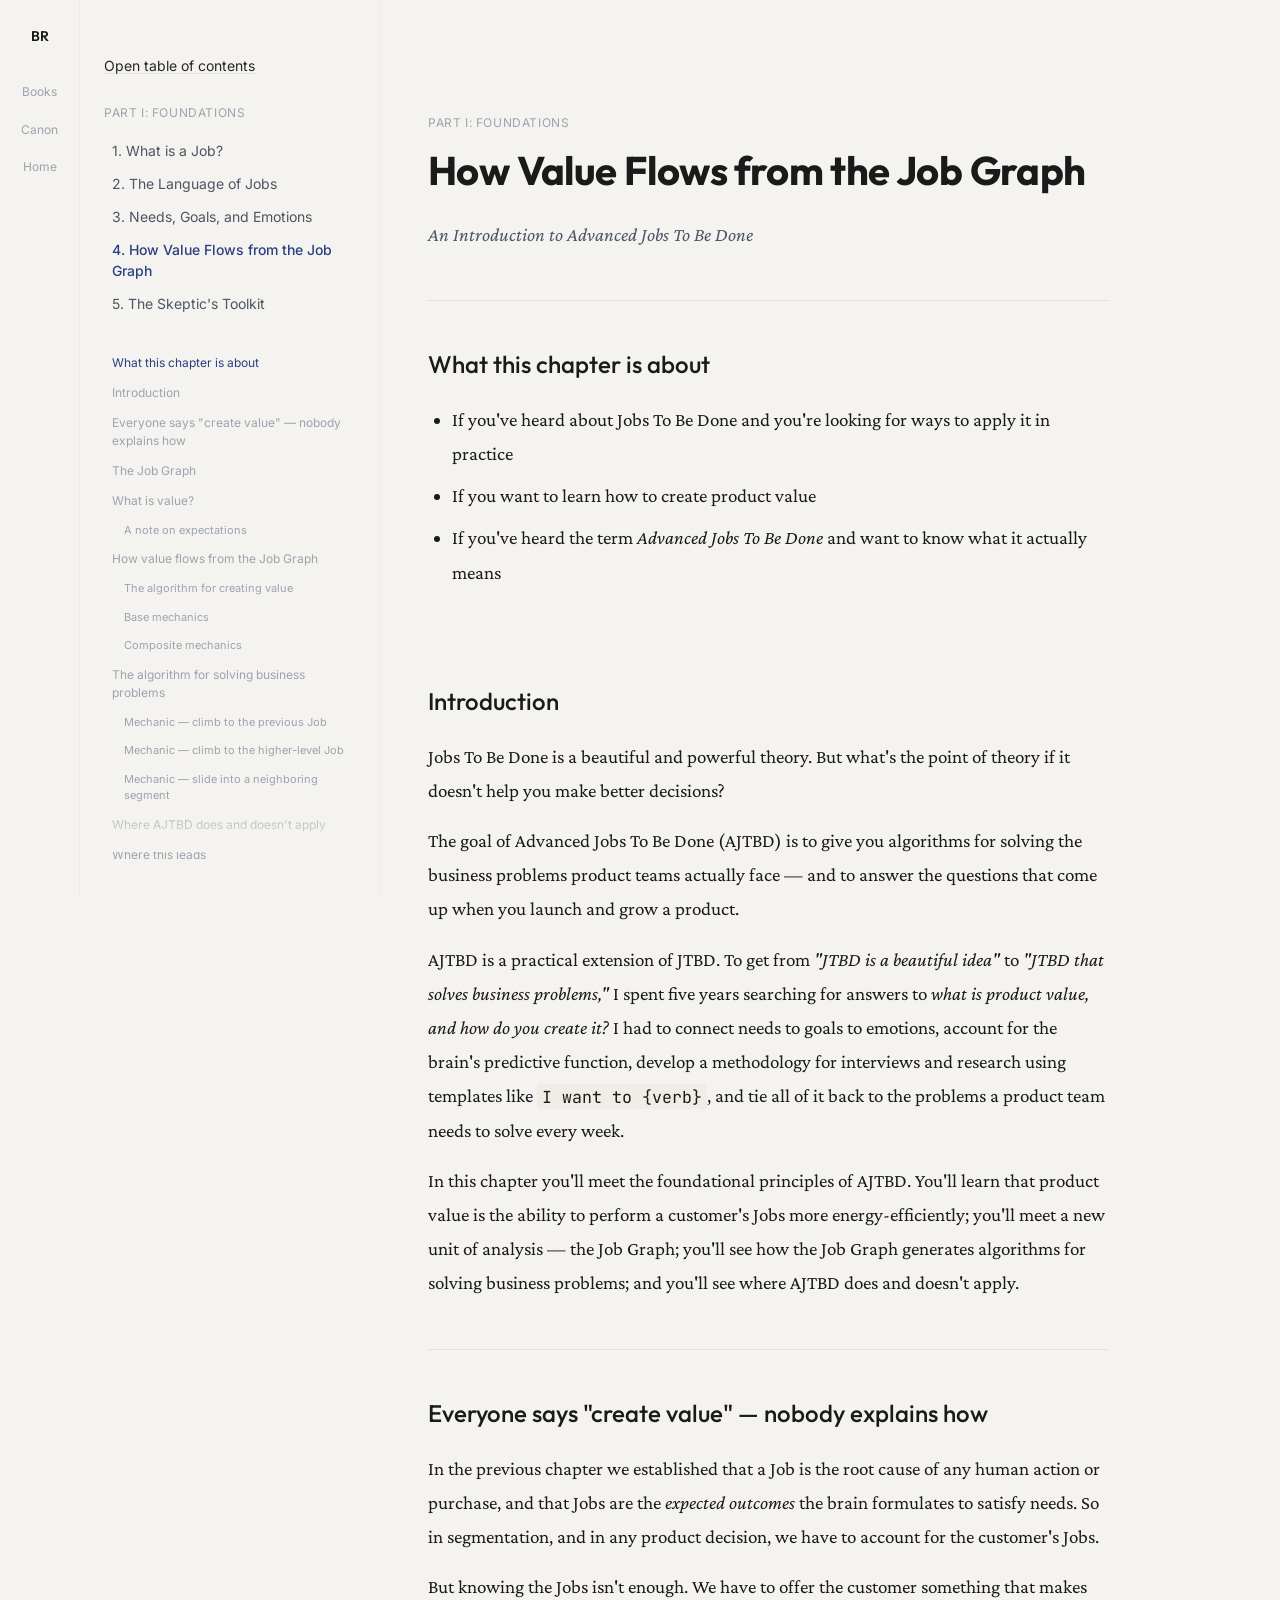
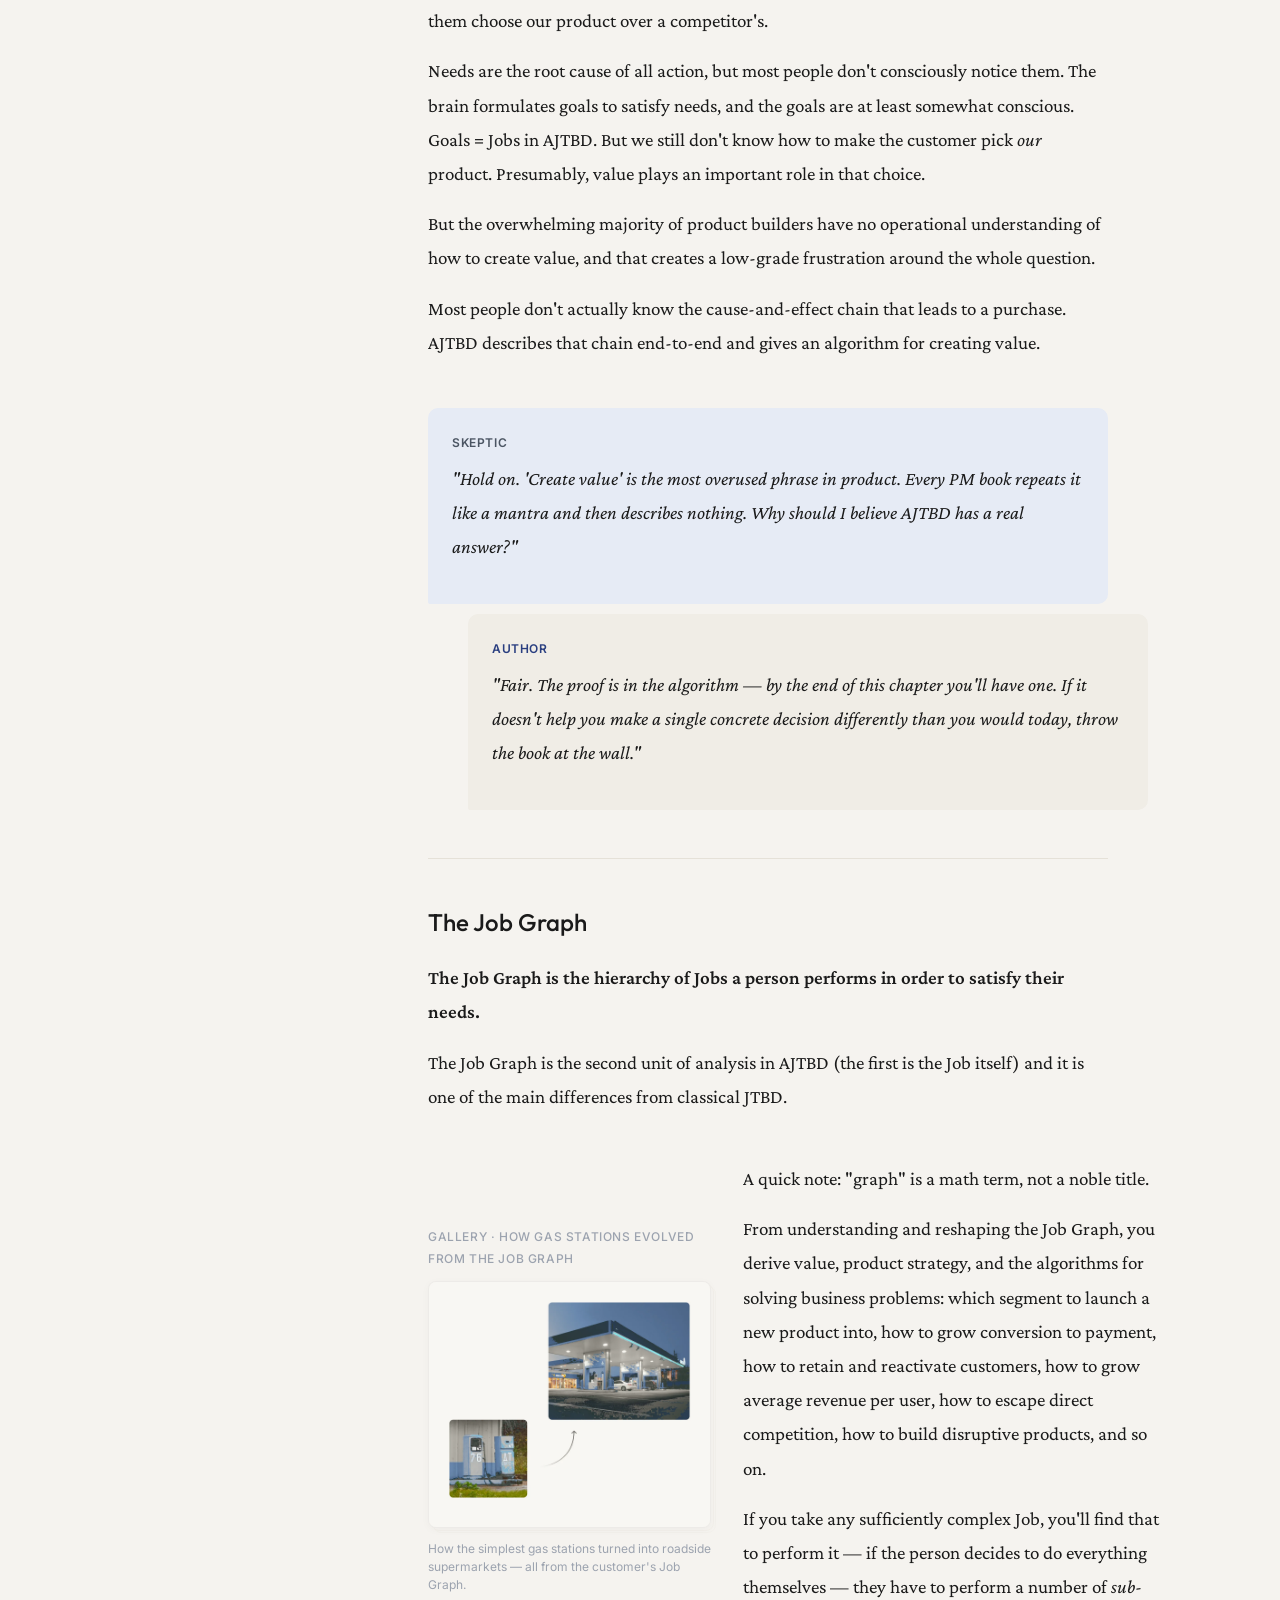
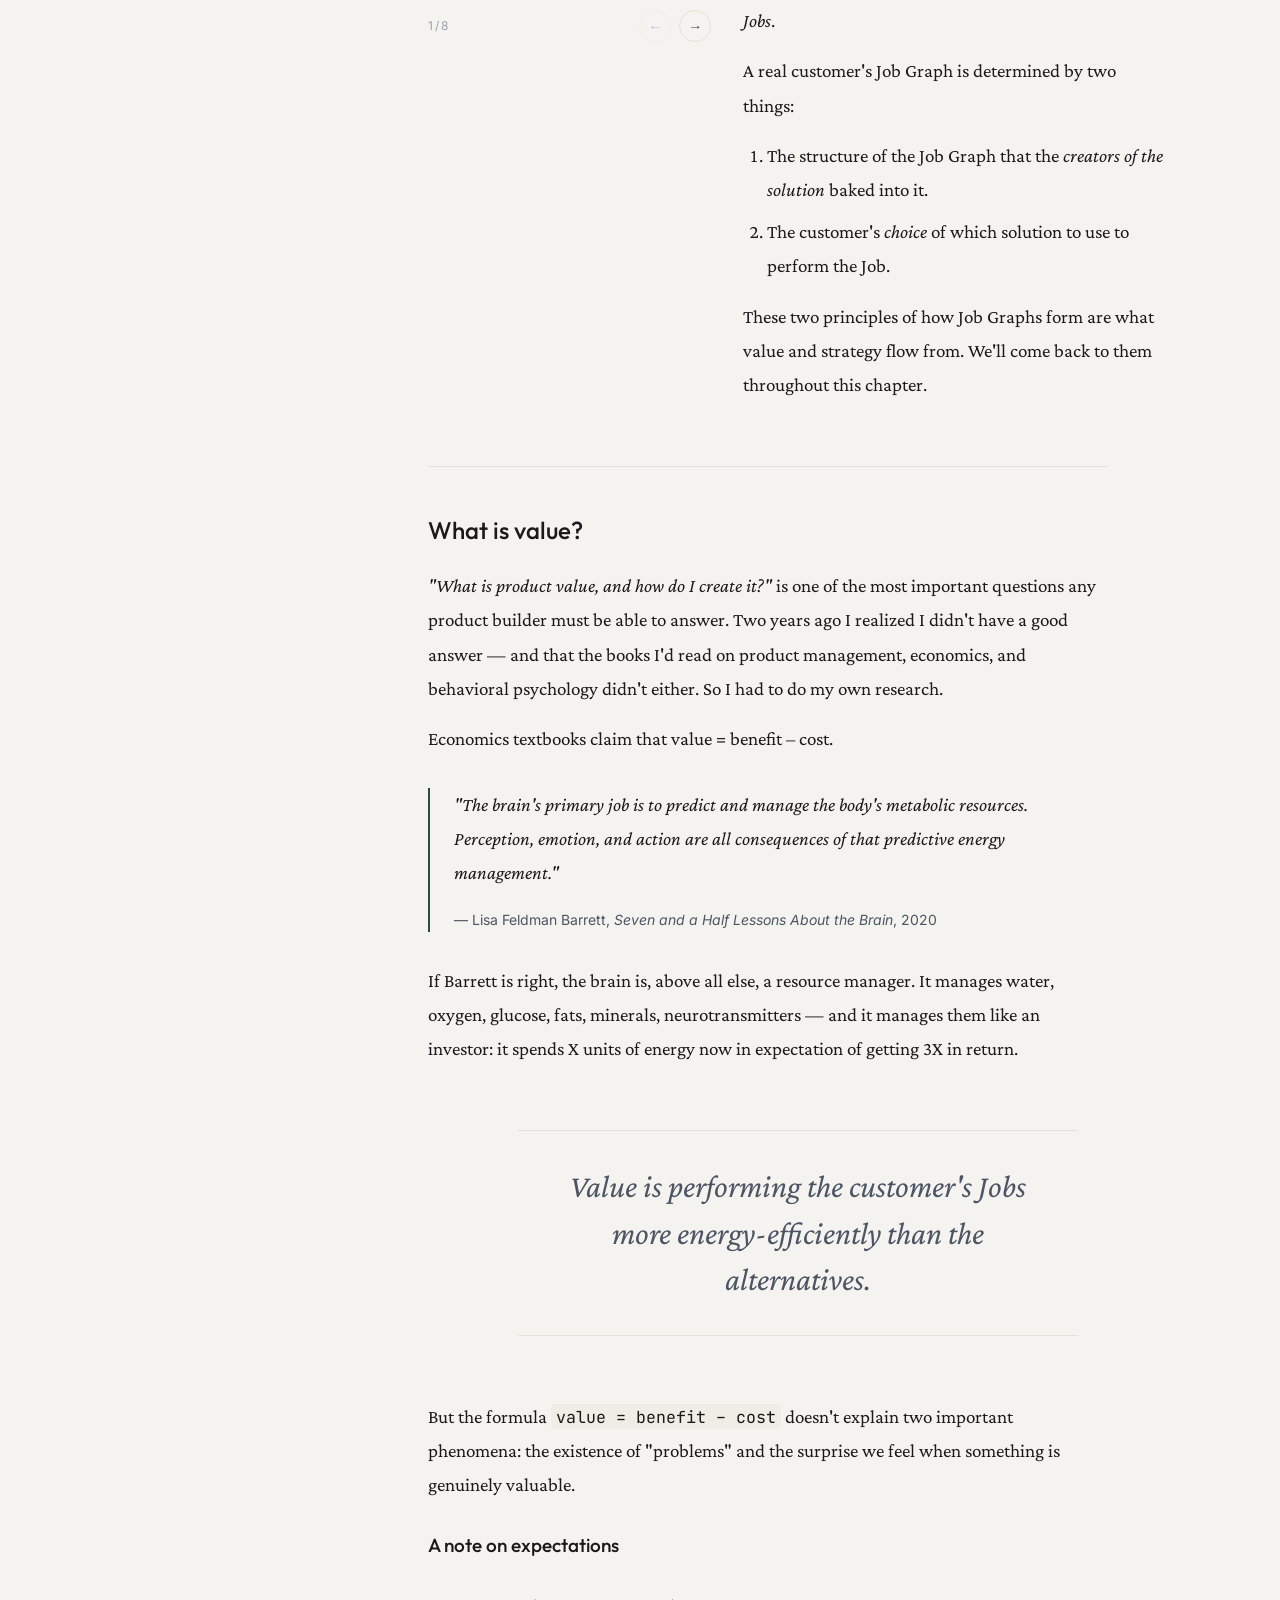
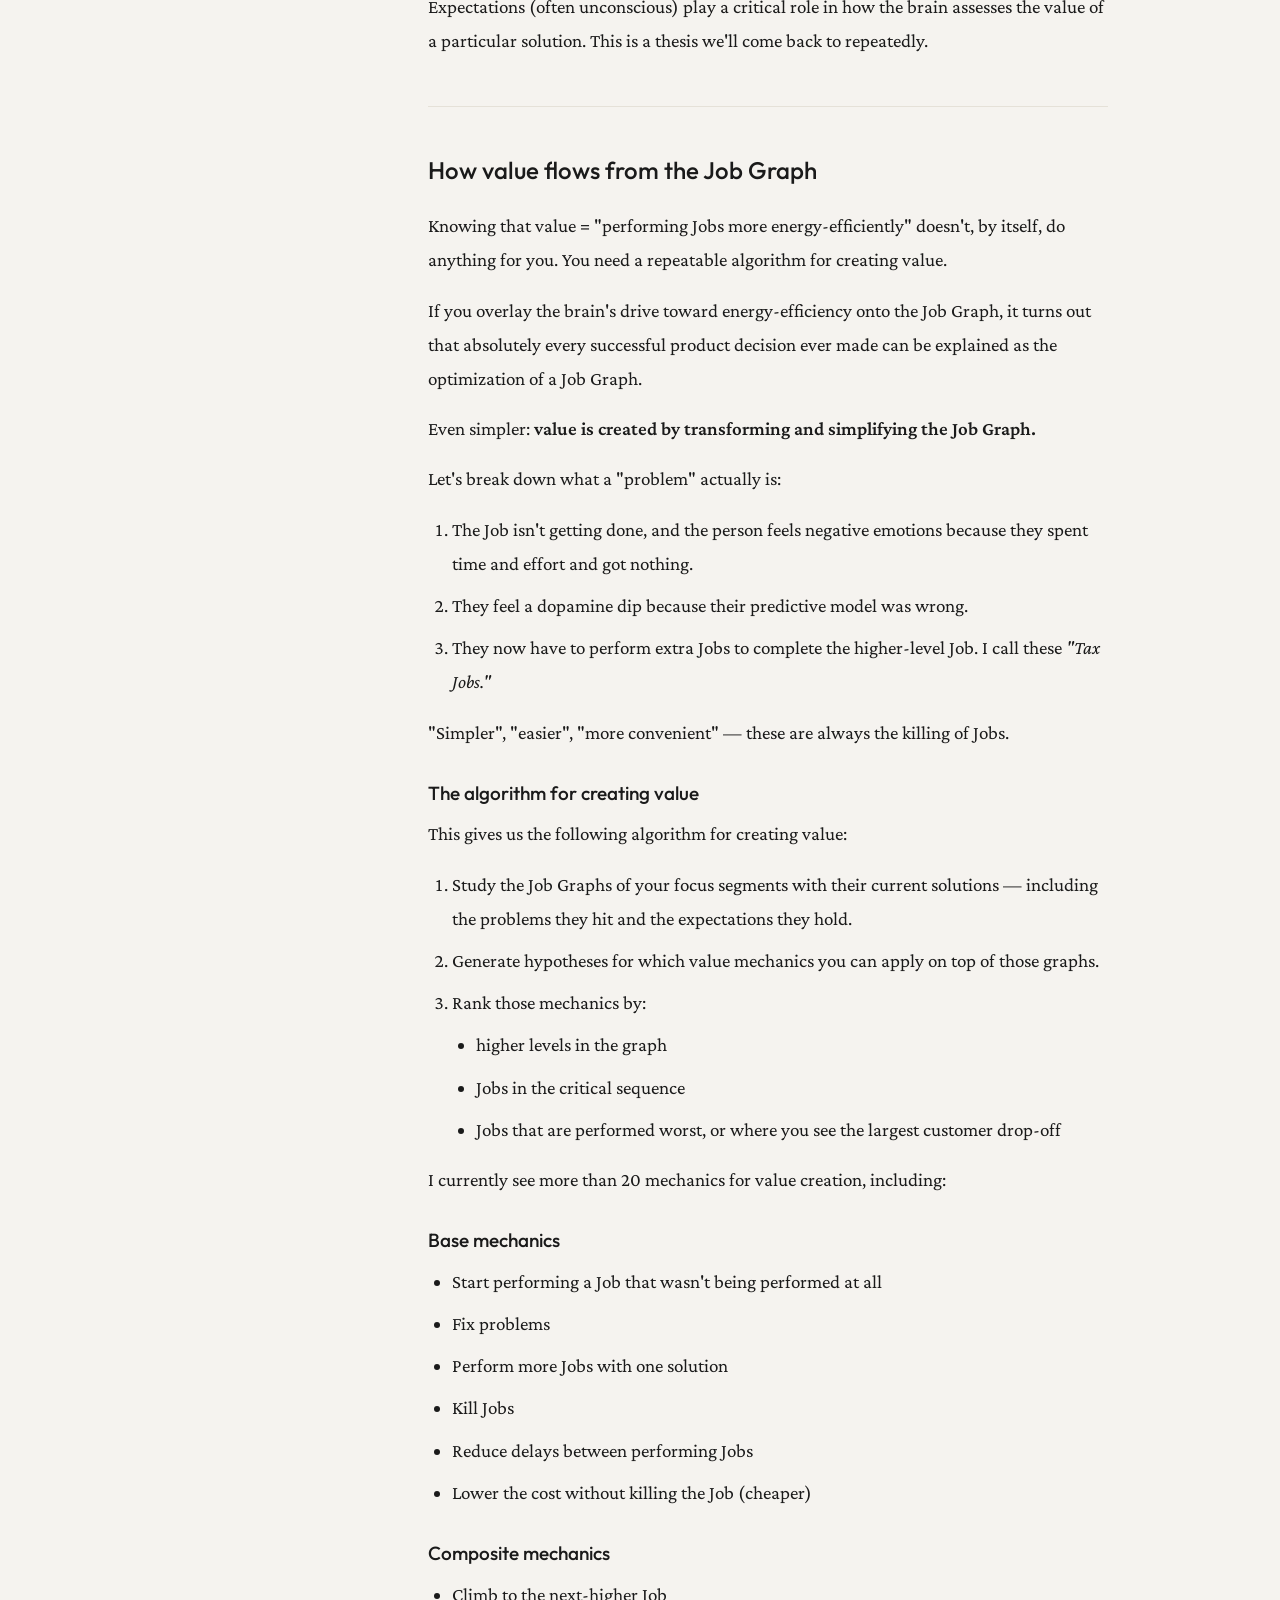
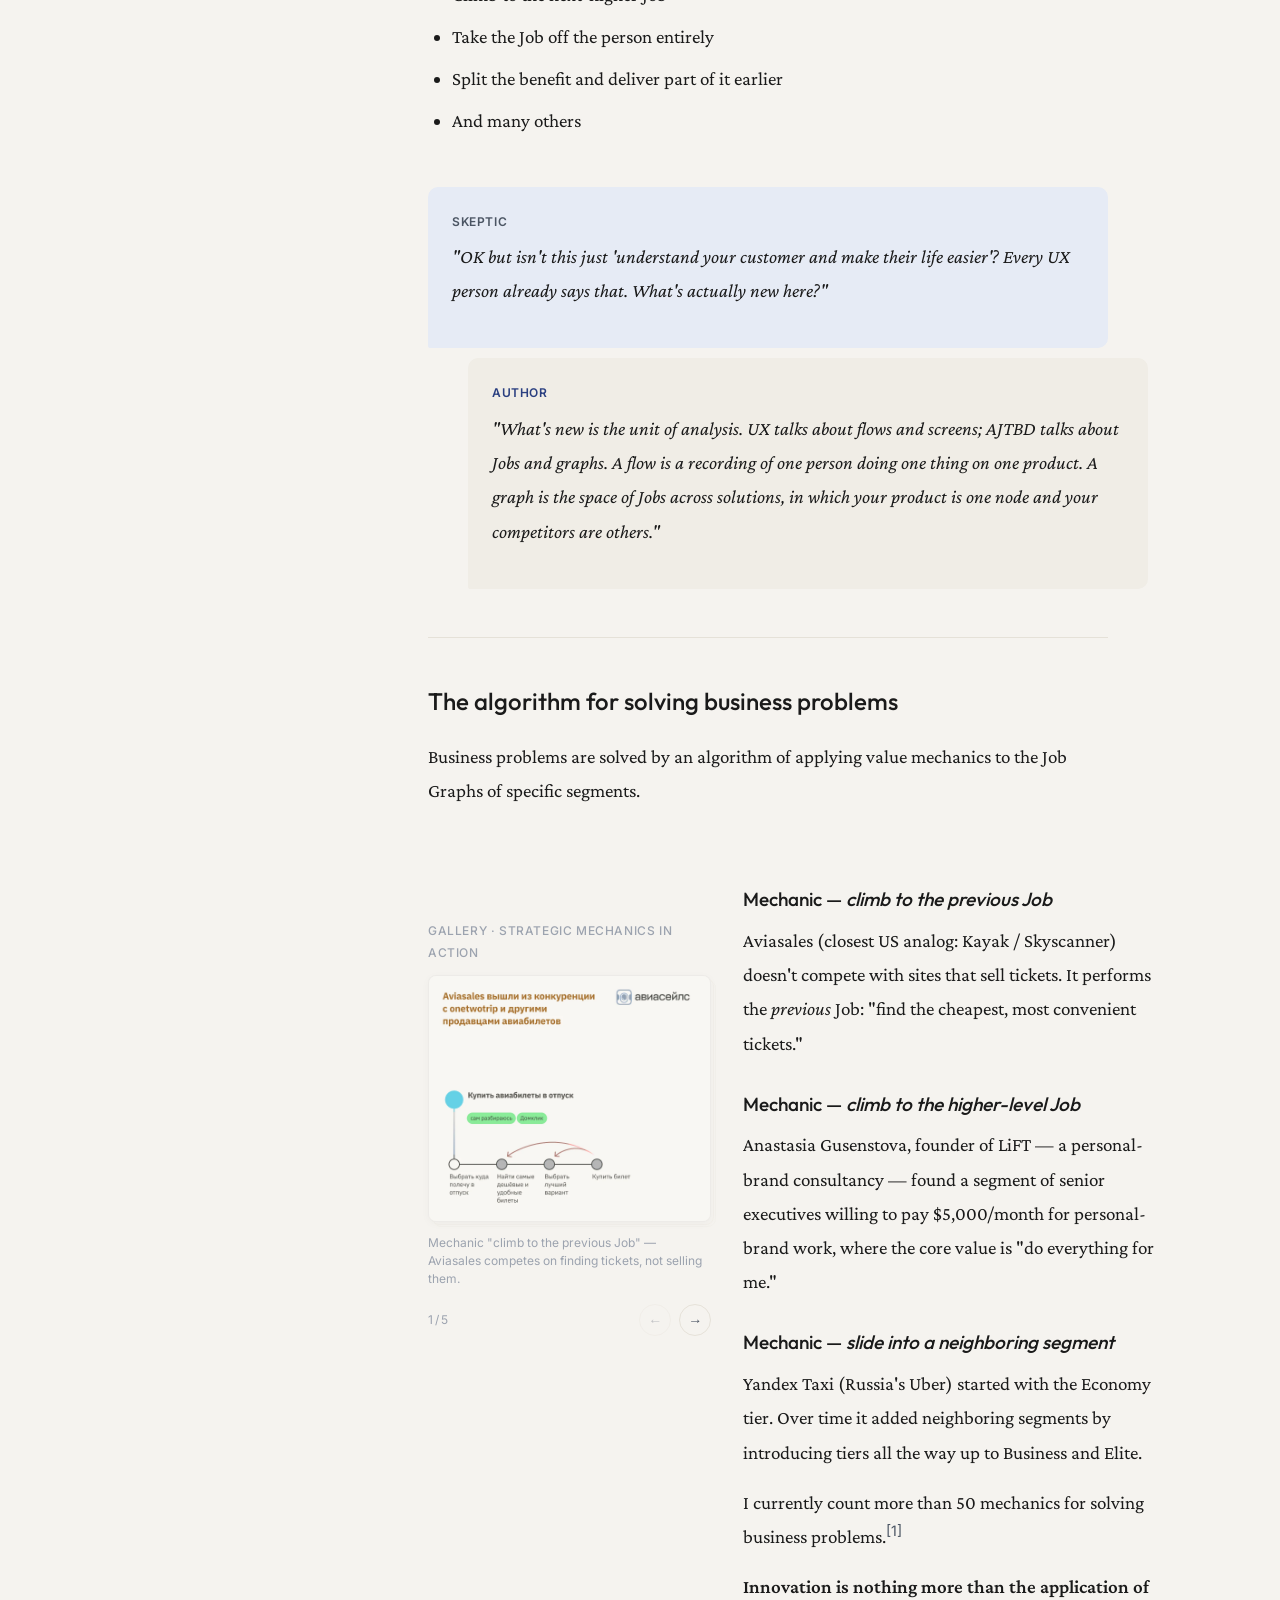
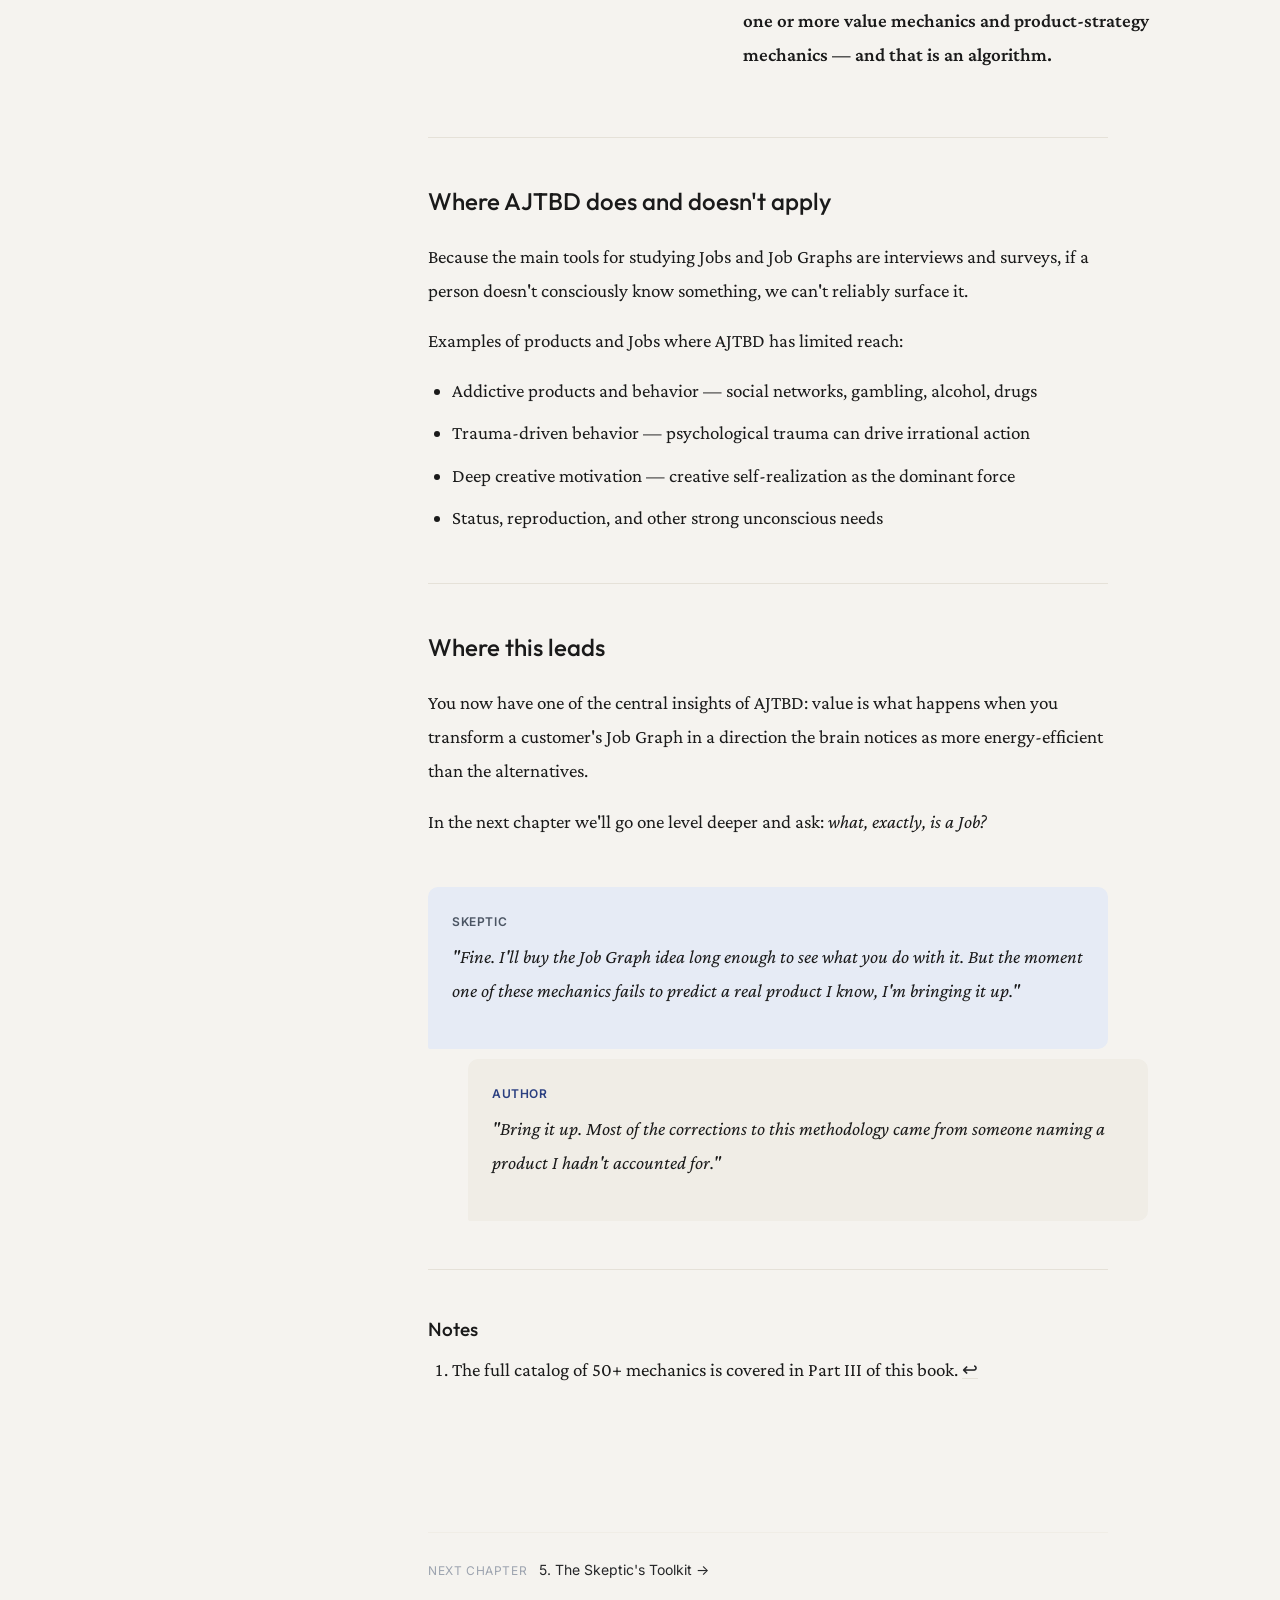
<file: index.html>
<!DOCTYPE html>
<html lang="en">
<head>
  <meta charset="UTF-8">
  <meta name="viewport" content="width=device-width, initial-scale=1.0">
  <meta name="description" content="How Value Flows from the Job Graph — An Introduction to Advanced Jobs To Be Done">

  <title>How Value Flows from the Job Graph — Book Reader</title>

  <!-- Fonts -->
  <link rel="preconnect" href="https://fonts.googleapis.com">
  <link rel="preconnect" href="https://fonts.gstatic.com" crossorigin>
  <link href="https://fonts.googleapis.com/css2?family=Outfit:wght@300;400;500;600;700;800&family=Crimson+Pro:ital,wght@0,300;0,400;0,500;0,600;1,300;1,400;1,500&family=Inter:wght@300;400;500;600&family=JetBrains+Mono:ital,wght@0,400;0,500;1,400&display=swap" rel="stylesheet">

  <!-- Design system — no inline <style>, everything in CSS files -->
  <link rel="stylesheet" href="css/tokens.css">
  <link rel="stylesheet" href="css/base.css">
  <link rel="stylesheet" href="css/typography.css">
  <link rel="stylesheet" href="css/layout.css">
  <link rel="stylesheet" href="css/components.css">
  <link rel="stylesheet" href="css/overlay.css">
</head>
<body>
  <a href="#main-content" class="skip-link">Skip to content</a>

  <div class="site">

    <!-- ==================== LEFT COLUMN — Logo + Global Nav ==================== -->
    <aside class="col-left">
      <a href="#" class="col-left__logo">BR</a>
      <nav class="col-left__nav">
        <a href="#" class="col-left__nav-item">Books</a>
        <a href="#" class="col-left__nav-item">Canon</a>
        <a href="#" class="col-left__nav-item">Home</a>
      </nav>
      <!-- Tablet-only TOC trigger (desktop has col-middle button; mobile has FAB) -->
      <button class="col-left__toc-btn js-toc-trigger" aria-label="Open table of contents">
        <span class="col-left__toc-icon" aria-hidden="true">☰</span>
        <span class="col-left__toc-label">TOC</span>
      </button>
    </aside>

    <!-- ==================== MIDDLE COLUMN — Book Context + Chapter TOC ==================== -->
    <aside class="col-middle" aria-label="Chapter navigation">
      <button class="col-middle__toc-trigger">Open table of contents</button>

      <p class="col-middle__part-label">Part I: Foundations</p>

      <ul class="col-middle__chapters">
        <li class="col-middle__chapter-item">
          <a href="#" class="col-middle__chapter-link">1. What is a Job?</a>
        </li>
        <li class="col-middle__chapter-item">
          <a href="#" class="col-middle__chapter-link">2. The Language of Jobs</a>
        </li>
        <li class="col-middle__chapter-item">
          <a href="#" class="col-middle__chapter-link">3. Needs, Goals, and Emotions</a>
        </li>
        <li class="col-middle__chapter-item">
          <a href="#" class="col-middle__chapter-link col-middle__chapter-link--active">4. How Value Flows from the Job Graph</a>
        </li>
        <li class="col-middle__chapter-item">
          <a href="#" class="col-middle__chapter-link">5. The Skeptic's Toolkit</a>
        </li>
      </ul>

      <ul class="col-middle__sections">
        <li class="col-middle__section-item">
          <a href="#what-this-chapter-is-about" class="col-middle__section-link">What this chapter is about</a>
        </li>
        <li class="col-middle__section-item">
          <a href="#introduction" class="col-middle__section-link">Introduction</a>
        </li>
        <li class="col-middle__section-item">
          <a href="#everyone-says-create-value" class="col-middle__section-link">Everyone says "create value"</a>
        </li>
        <li class="col-middle__section-item">
          <a href="#the-job-graph" class="col-middle__section-link">The Job Graph</a>
        </li>
        <li class="col-middle__section-item">
          <a href="#what-is-value" class="col-middle__section-link">What is value?</a>
        </li>
        <li class="col-middle__section-item">
          <a href="#how-value-flows" class="col-middle__section-link">How value flows</a>
        </li>
        <li class="col-middle__section-item">
          <a href="#algorithm-for-solving-business-problems" class="col-middle__section-link">Business problems</a>
        </li>
        <li class="col-middle__section-item">
          <a href="#where-ajtbd-applies" class="col-middle__section-link">Where AJTBD applies</a>
        </li>
        <li class="col-middle__section-item">
          <a href="#where-this-leads" class="col-middle__section-link">Where this leads</a>
        </li>
      </ul>
    </aside>

    <!-- ==================== RIGHT COLUMN — Chapter Content ==================== -->
    <main class="col-right" id="main-content">

      <header class="chapter-header">
        <p class="meta-label">Part I: Foundations</p>
        <h1>How Value Flows from the Job Graph</h1>
        <p class="lead"><em>An Introduction to Advanced Jobs To Be Done</em></p>
      </header>

      <hr>

      <section id="what-this-chapter-is-about">
        <h2>What this chapter is about</h2>
        <ul>
          <li>If you've heard about Jobs To Be Done and you're looking for ways to apply it in practice</li>
          <li>If you want to learn how to create product value</li>
          <li>If you've heard the term <em>Advanced Jobs To Be Done</em> and want to know what it actually means</li>
        </ul>
      </section>

      <section id="introduction">
        <h2>Introduction</h2>
        <p>Jobs To Be Done is a beautiful and powerful theory. But what's the point of theory if it doesn't help you make better decisions?</p>
        <p>The goal of Advanced Jobs To Be Done (AJTBD) is to give you algorithms for solving the business problems product teams actually face — and to answer the questions that come up when you launch and grow a product.</p>
        <p>AJTBD is a practical extension of JTBD. To get from <em>"JTBD is a beautiful idea"</em> to <em>"JTBD that solves business problems,"</em> I spent five years searching for answers to <em>what is product value, and how do you create it?</em> I had to connect needs to goals to emotions, account for the brain's predictive function, develop a methodology for interviews and research using templates like <code>I want to {verb}</code>, and tie all of it back to the problems a product team needs to solve every week.</p>
        <p>In this chapter you'll meet the foundational principles of AJTBD. You'll learn that product value is the ability to perform a customer's Jobs more energy-efficiently; you'll meet a new unit of analysis — the Job Graph; you'll see how the Job Graph generates algorithms for solving business problems; and you'll see where AJTBD does and doesn't apply.</p>
      </section>

      <hr>

      <section id="everyone-says-create-value">
        <h2>Everyone says "create value" — nobody explains how</h2>
        <p>In the previous chapter we established that a Job is the root cause of any human action or purchase, and that Jobs are the <em>expected outcomes</em> the brain formulates to satisfy needs. So in segmentation, and in any product decision, we have to account for the customer's Jobs.</p>
        <p>But knowing the Jobs isn't enough. We have to offer the customer something that makes them choose our product over a competitor's.</p>
        <p>Needs are the root cause of all action, but most people don't consciously notice them. The brain formulates goals to satisfy needs, and the goals are at least somewhat conscious. Goals = Jobs in AJTBD. But we still don't know how to make the customer pick <em>our</em> product. Presumably, value plays an important role in that choice.</p>
        <p>But the overwhelming majority of product builders have no operational understanding of how to create value, and that creates a low-grade frustration around the whole question.</p>
        <p>Most people don't actually know the cause-and-effect chain that leads to a purchase. AJTBD describes that chain end-to-end and gives an algorithm for creating value.</p>
        <div class="dialog">
          <div class="dialog__skeptic">
            <p class="dialog__label">Skeptic</p>
            <p class="dialog__text">"Hold on. 'Create value' is the most overused phrase in product. Every PM book repeats it like a mantra and then describes nothing. Why should I believe AJTBD has a real answer?"</p>
          </div>
          <div class="dialog__author">
            <p class="dialog__label">Author</p>
            <p class="dialog__text">"Fair. The proof is in the algorithm — by the end of this chapter you'll have one. If it doesn't help you make a single concrete decision differently than you would today, throw the book at the wall."</p>
          </div>
        </div>
      </section>

      <hr>

      <section id="the-job-graph">
        <h2>The Job Graph</h2>
        <p><strong>The Job Graph is the hierarchy of Jobs a person performs in order to satisfy their needs.</strong></p>
        <p>The Job Graph is the second unit of analysis in AJTBD (the first is the Job itself) and it is one of the main differences from classical JTBD.</p>

        <div class="two-pane">
          <div class="two-pane__image">
            <div class="gallery-stack">
              <p class="gallery-stack__label">Gallery · How gas stations evolved from the Job Graph</p>
              <div class="gallery-stack__stage">
                <div class="gallery-stack__item gallery-stack__item--active" aria-hidden="false">
                  <picture>
                  <source type="image/webp" srcset="images/4_1.webp">
                  <img src="images/4_1.png" alt="Gas stations evolved from single-Job to multi-Job solutions" loading="lazy" width="1240" height="1080">
                </picture>
                  <span class="gallery-stack__slide-caption">How the simplest gas stations turned into roadside supermarkets — all from the customer's Job Graph.</span>
                </div>
                <div class="gallery-stack__item" aria-hidden="true">
                  <picture>
                  <source type="image/webp" srcset="images/4_2.webp">
                  <img src="images/4_2.png" alt="Hero wants to drive from New York to Boston" loading="lazy" width="1240" height="1080">
                </picture>
                  <span class="gallery-stack__slide-caption">Our hero wants to drive from New York to Boston. They want coffee and a full tank — lower-level Jobs to "get to Boston safely."</span>
                </div>
                <div class="gallery-stack__item" aria-hidden="true">
                  <picture>
                  <source type="image/webp" srcset="images/4_3.webp">
                  <img src="images/4_3.png" alt="Brain predicts the value, cost, and sub-Jobs automatically" loading="lazy" width="1240" height="1080">
                </picture>
                  <span class="gallery-stack__slide-caption">Their brain has already predicted the value, the cost, and which sub-Jobs they'll perform — automatically and unconsciously.</span>
                </div>
                <div class="gallery-stack__item" aria-hidden="true">
                  <picture>
                  <source type="image/webp" srcset="images/4_4.webp">
                  <img src="images/4_4.png" alt="No fuel — that's a problem" loading="lazy" width="1240" height="1080">
                </picture>
                  <span class="gallery-stack__slide-caption">They pull in. There's no fuel. That's a problem — negative emotions plus Tax Jobs the customer must now perform.</span>
                </div>
                <div class="gallery-stack__item" aria-hidden="true">
                  <picture>
                  <source type="image/webp" srcset="images/4_5.webp">
                  <img src="images/4_5.png" alt="Fix problems — the first value mechanic" loading="lazy" width="1240" height="1080">
                </picture>
                  <span class="gallery-stack__slide-caption">The first value mechanic — fix problems. Removes the negative emotions, the dopamine dip, and the Tax Jobs.</span>
                </div>
                <div class="gallery-stack__item" aria-hidden="true">
                  <picture>
                  <source type="image/webp" srcset="images/4_6.webp">
                  <img src="images/4_6.png" alt="Coffee shops appeared at gas stations" loading="lazy" width="1240" height="1080">
                </picture>
                  <span class="gallery-stack__slide-caption">Why coffee shops appeared at gas stations — performing several customer Jobs with one solution.</span>
                </div>
                <div class="gallery-stack__item" aria-hidden="true">
                  <picture>
                  <source type="image/webp" srcset="images/4_7.webp">
                  <img src="images/4_7.png" alt="Two Jobs performed for less total investment" loading="lazy" width="1240" height="1080">
                </picture>
                  <span class="gallery-stack__slide-caption">If two of a person's Jobs are performed for less total investment, the new solution becomes a viable alternative.</span>
                </div>
                <div class="gallery-stack__item" aria-hidden="true">
                  <picture>
                  <source type="image/webp" srcset="images/4_8.webp">
                  <img src="images/4_8.png" alt="Killing Jobs creates positive prediction error" loading="lazy" width="1240" height="1080">
                </picture>
                  <span class="gallery-stack__slide-caption">Simplifying a product by killing Jobs creates a positive prediction error and lifts satisfaction.</span>
                </div>
              </div>
              <p class="gallery-stack__caption"></p>
              <div class="gallery-stack__controls">
                <span class="gallery-stack__counter" aria-live="polite" aria-atomic="true"></span>
                <div class="gallery-stack__nav">
                  <button class="gallery-stack__btn" data-dir="-1" aria-label="Previous slide">←</button>
                  <button class="gallery-stack__btn" data-dir="1" aria-label="Next slide">→</button>
                </div>
              </div>
            </div>
          </div>
          <div class="two-pane__text">
            <p>A quick note: "graph" is a math term, not a noble title.</p>
            <p>From understanding and reshaping the Job Graph, you derive value, product strategy, and the algorithms for solving business problems: which segment to launch a new product into, how to grow conversion to payment, how to retain and reactivate customers, how to grow average revenue per user, how to escape direct competition, how to build disruptive products, and so on.</p>
            <p>If you take any sufficiently complex Job, you'll find that to perform it — if the person decides to do everything themselves — they have to perform a number of <em>sub-Jobs</em>.</p>
            <p>A real customer's Job Graph is determined by two things:</p>
            <ol>
              <li>The structure of the Job Graph that the <em>creators of the solution</em> baked into it.</li>
              <li>The customer's <em>choice</em> of which solution to use to perform the Job.</li>
            </ol>
            <p>These two principles of how Job Graphs form are what value and strategy flow from. We'll come back to them throughout this chapter.</p>
          </div>
        </div>
      </section>

      <hr>

      <section id="what-is-value">
        <h2>What is value?</h2>
        <p><em>"What is product value, and how do I create it?"</em> is one of the most important questions any product builder must be able to answer. Two years ago I realized I didn't have a good answer — and that the books I'd read on product management, economics, and behavioral psychology didn't either. So I had to do my own research.</p>
        <p>Economics textbooks claim that value = benefit – cost.</p>
        <div class="citation">
          <p class="citation__text">"The brain's primary job is to predict and manage the body's metabolic resources. Perception, emotion, and action are all consequences of that predictive energy management."</p>
          <p class="citation__source">— Lisa Feldman Barrett, <em>Seven and a Half Lessons About the Brain</em>, 2020</p>
        </div>
        <p>If Barrett is right, the brain is, above all else, a resource manager. It manages water, oxygen, glucose, fats, minerals, neurotransmitters — and it manages them like an investor: it spends X units of energy now in expectation of getting 3X in return.</p>
        <p class="pull-quote">Value is performing the customer's Jobs more energy-efficiently than the alternatives.</p>
        <p>But the formula <code>value = benefit – cost</code> doesn't explain two important phenomena: the existence of "problems" and the surprise we feel when something is genuinely valuable.</p>
        <h3>A note on expectations</h3>
        <p>Expectations (often unconscious) play a critical role in how the brain assesses the value of a particular solution. This is a thesis we'll come back to repeatedly.</p>
      </section>

      <hr>

      <section id="how-value-flows">
        <h2>How value flows from the Job Graph</h2>
        <p>Knowing that value = "performing Jobs more energy-efficiently" doesn't, by itself, do anything for you. You need a repeatable algorithm for creating value.</p>
        <p>If you overlay the brain's drive toward energy-efficiency onto the Job Graph, it turns out that absolutely every successful product decision ever made can be explained as the optimization of a Job Graph.</p>
        <p>Even simpler: <strong>value is created by transforming and simplifying the Job Graph.</strong></p>
        <p>Let's break down what a "problem" actually is:</p>
        <ol>
          <li>The Job isn't getting done, and the person feels negative emotions because they spent time and effort and got nothing.</li>
          <li>They feel a dopamine dip because their predictive model was wrong.</li>
          <li>They now have to perform extra Jobs to complete the higher-level Job. I call these <em>"Tax Jobs."</em></li>
        </ol>
        <p>"Simpler", "easier", "more convenient" — these are always the killing of Jobs.</p>
        <h3>The algorithm for creating value</h3>
        <p>This gives us the following algorithm for creating value:</p>
        <ol>
          <li>Study the Job Graphs of your focus segments with their current solutions — including the problems they hit and the expectations they hold.</li>
          <li>Generate hypotheses for which value mechanics you can apply on top of those graphs.</li>
          <li>Rank those mechanics by:
            <ul>
              <li>higher levels in the graph</li>
              <li>Jobs in the critical sequence</li>
              <li>Jobs that are performed worst, or where you see the largest customer drop-off</li>
            </ul>
          </li>
        </ol>
        <p>I currently see more than 20 mechanics for value creation, including:</p>
        <h3>Base mechanics</h3>
        <ul>
          <li>Start performing a Job that wasn't being performed at all</li>
          <li>Fix problems</li>
          <li>Perform more Jobs with one solution</li>
          <li>Kill Jobs</li>
          <li>Reduce delays between performing Jobs</li>
          <li>Lower the cost without killing the Job (cheaper)</li>
        </ul>
        <h3>Composite mechanics</h3>
        <ul>
          <li>Climb to the next-higher Job</li>
          <li>Take the Job off the person entirely</li>
          <li>Split the benefit and deliver part of it earlier</li>
          <li>And many others</li>
        </ul>
        <div class="dialog">
          <div class="dialog__skeptic">
            <p class="dialog__label">Skeptic</p>
            <p class="dialog__text">"OK but isn't this just 'understand your customer and make their life easier'? Every UX person already says that. What's actually new here?"</p>
          </div>
          <div class="dialog__author">
            <p class="dialog__label">Author</p>
            <p class="dialog__text">"What's new is the <em>unit of analysis</em>. UX talks about flows and screens; AJTBD talks about Jobs and graphs. A flow is a recording of one person doing one thing on one product. A graph is the space of Jobs across solutions, in which your product is one node and your competitors are others."</p>
          </div>
        </div>
      </section>

      <hr>

      <section id="algorithm-for-solving-business-problems">
        <h2>The algorithm for solving business problems</h2>
        <p>Business problems are solved by an algorithm of applying value mechanics to the Job Graphs of specific segments.</p>

        <div class="two-pane">
          <div class="two-pane__image">
            <div class="gallery-stack">
              <p class="gallery-stack__label">Gallery · Strategic mechanics in action</p>
              <div class="gallery-stack__stage">
                <div class="gallery-stack__item gallery-stack__item--active" aria-hidden="false">
                  <picture>
                  <source type="image/webp" srcset="images/5_1.webp">
                  <img src="images/5_1.png" alt="Climb to the previous Job — Aviasales" loading="lazy" width="1240" height="1080">
                </picture>
                  <span class="gallery-stack__slide-caption">Mechanic "climb to the previous Job" — Aviasales competes on finding tickets, not selling them.</span>
                </div>
                <div class="gallery-stack__item" aria-hidden="true">
                  <picture>
                  <source type="image/webp" srcset="images/5_2.webp">
                  <img src="images/5_2.png" alt="Climb to the previous Job — Domklik" loading="lazy" width="1240" height="1080">
                </picture>
                  <span class="gallery-stack__slide-caption">Mechanic "climb to the previous Job" — Domklik becomes a lead funnel for mortgages.</span>
                </div>
                <div class="gallery-stack__item" aria-hidden="true">
                  <picture>
                  <source type="image/webp" srcset="images/5_3.webp">
                  <img src="images/5_3.png" alt="Climb to the higher-level Job — LiFT" loading="lazy" width="1240" height="1080">
                </picture>
                  <span class="gallery-stack__slide-caption">Mechanic "climb to the higher-level Job" — LiFT kills lower-level Jobs and serves "run my personal brand."</span>
                </div>
                <div class="gallery-stack__item" aria-hidden="true">
                  <picture>
                  <source type="image/webp" srcset="images/5_4.webp">
                  <img src="images/5_4.png" alt="Slide into a neighboring segment — Yandex Taxi" loading="lazy" width="1240" height="1080">
                </picture>
                  <span class="gallery-stack__slide-caption">Mechanic "slide into a neighboring segment" — Yandex Taxi expands from Economy to Business and Elite.</span>
                </div>
                <div class="gallery-stack__item" aria-hidden="true">
                  <picture>
                  <source type="image/webp" srcset="images/5_5.webp">
                  <img src="images/5_5.png" alt="50+ mechanics for solving business problems" loading="lazy" width="1240" height="1080">
                </picture>
                  <span class="gallery-stack__slide-caption">More than 50 mechanics for solving business problems exist in the full catalog.</span>
                </div>
              </div>
              <p class="gallery-stack__caption"></p>
              <div class="gallery-stack__controls">
                <span class="gallery-stack__counter" aria-live="polite" aria-atomic="true"></span>
                <div class="gallery-stack__nav">
                  <button class="gallery-stack__btn" data-dir="-1" aria-label="Previous slide">←</button>
                  <button class="gallery-stack__btn" data-dir="1" aria-label="Next slide">→</button>
                </div>
              </div>
            </div>
          </div>
          <div class="two-pane__text">
            <h3>Mechanic — <em>climb to the previous Job</em></h3>
            <p>Aviasales (closest US analog: Kayak / Skyscanner) doesn't compete with sites that sell tickets. It performs the <em>previous</em> Job: "find the cheapest, most convenient tickets."</p>
            <h3>Mechanic — <em>climb to the higher-level Job</em></h3>
            <p>Anastasia Gusenstova, founder of LiFT — a personal-brand consultancy — found a segment of senior executives willing to pay $5,000/month for personal-brand work, where the core value is "do everything for me."</p>
            <h3>Mechanic — <em>slide into a neighboring segment</em></h3>
            <p>Yandex Taxi (Russia's Uber) started with the Economy tier. Over time it added neighboring segments by introducing tiers all the way up to Business and Elite.</p>
            <p>I currently count more than 50 mechanics for solving business problems.<sup><a href="#fn1" id="fnref1">[1]</a></sup></p>
            <p><strong>Innovation is nothing more than the application of one or more value mechanics and product-strategy mechanics — and that is an algorithm.</strong></p>
          </div>
        </div>
      </section>

      <hr>

      <section id="where-ajtbd-applies">
        <h2>Where AJTBD does and doesn't apply</h2>
        <p>Because the main tools for studying Jobs and Job Graphs are interviews and surveys, if a person doesn't consciously know something, we can't reliably surface it.</p>
        <p>Examples of products and Jobs where AJTBD has limited reach:</p>
        <ul>
          <li>Addictive products and behavior — social networks, gambling, alcohol, drugs</li>
          <li>Trauma-driven behavior — psychological trauma can drive irrational action</li>
          <li>Deep creative motivation — creative self-realization as the dominant force</li>
          <li>Status, reproduction, and other strong unconscious needs</li>
        </ul>
      </section>

      <hr>

      <section id="where-this-leads">
        <h2>Where this leads</h2>
        <p>You now have one of the central insights of AJTBD: value is what happens when you transform a customer's Job Graph in a direction the brain notices as more energy-efficient than the alternatives.</p>
        <p>In the next chapter we'll go one level deeper and ask: <em>what, exactly, is a Job?</em></p>
        <div class="dialog">
          <div class="dialog__skeptic">
            <p class="dialog__label">Skeptic</p>
            <p class="dialog__text">"Fine. I'll buy the Job Graph idea long enough to see what you do with it. But the moment one of these mechanics fails to predict a real product I know, I'm bringing it up."</p>
          </div>
          <div class="dialog__author">
            <p class="dialog__label">Author</p>
            <p class="dialog__text">"Bring it up. Most of the corrections to this methodology came from someone naming a product I hadn't accounted for."</p>
          </div>
        </div>
      </section>

      <section class="footnotes" id="footnotes">
        <hr>
        <h3>Notes</h3>
        <ol>
          <li id="fn1">
            The full catalog of 50+ mechanics is covered in Part III of this book.
            <a href="#fnref1">↩</a>
          </li>
        </ol>
      </section>

      <div class="chapter-end">
        <hr class="chapter-end__rule">
        <div class="chapter-end__nav">
          <span class="chapter-end__label">Next chapter</span>
          <a href="#" class="chapter-end__link">5. The Skeptic's Toolkit →</a>
        </div>
      </div>

    </main>

  </div>

  <!-- Mobile FAB — visible only on <768px -->
  <button class="toc-fab js-toc-trigger" aria-label="Open table of contents">
    <span class="toc-fab__icon" aria-hidden="true">☰</span>
    <span class="toc-fab__label">Contents</span>
  </button>

  <!-- TOC Overlay — hidden until opened by toc.js -->
  <div id="toc-overlay" class="toc-overlay" role="dialog" aria-modal="true" aria-label="Table of contents" hidden>
    <div class="toc-overlay__backdrop"></div>
    <div class="toc-overlay__panel">

      <!-- Header: chapter count + subscribe toggle -->
      <div class="toc-overlay__header">
        <div class="toc-overlay__header-meta">
          <span class="toc-overlay__book-count" id="toc-book-count">This book has 27 chapters</span>
          <span class="toc-overlay__in-progress" id="toc-in-progress">22 more in progress</span>
        </div>
        <label class="toc-overlay__subscribe-label" title="Coming soon">
          <span class="toc-overlay__toggle" aria-hidden="true">
            <span class="toc-overlay__toggle-track">
              <span class="toc-overlay__toggle-thumb"></span>
            </span>
          </span>
          <span class="toc-overlay__subscribe-text">Subscribe to new chapters</span>
        </label>
      </div>

      <!-- Search -->
      <div class="toc-overlay__search-bar">
        <div class="toc-overlay__search-field">
          <input
            id="toc-search"
            type="search"
            class="toc-overlay__input"
            placeholder="Search across all chapters"
            autocomplete="off"
            spellcheck="false"
          >
          <span class="toc-overlay__kbd" aria-hidden="true">⌘/</span>
        </div>
        <button class="toc-overlay__close" aria-label="Close table of contents">✕</button>
      </div>

      <div class="toc-overlay__body">
        <ul class="toc-overlay__chapter-list" id="toc-chapter-list" aria-label="Chapters"></ul>
        <ul class="toc-overlay__results"      id="toc-search-results" aria-live="polite" hidden></ul>
      </div>

    </div>
  </div>

  <script src="js/gallery.js"></script>
  <script src="js/two-pane.js"></script>
  <script src="js/nav.js"></script>
  <script src="js/toc.js"></script>
  <script src="js/search.js"></script>
</body>
</html>
</file>
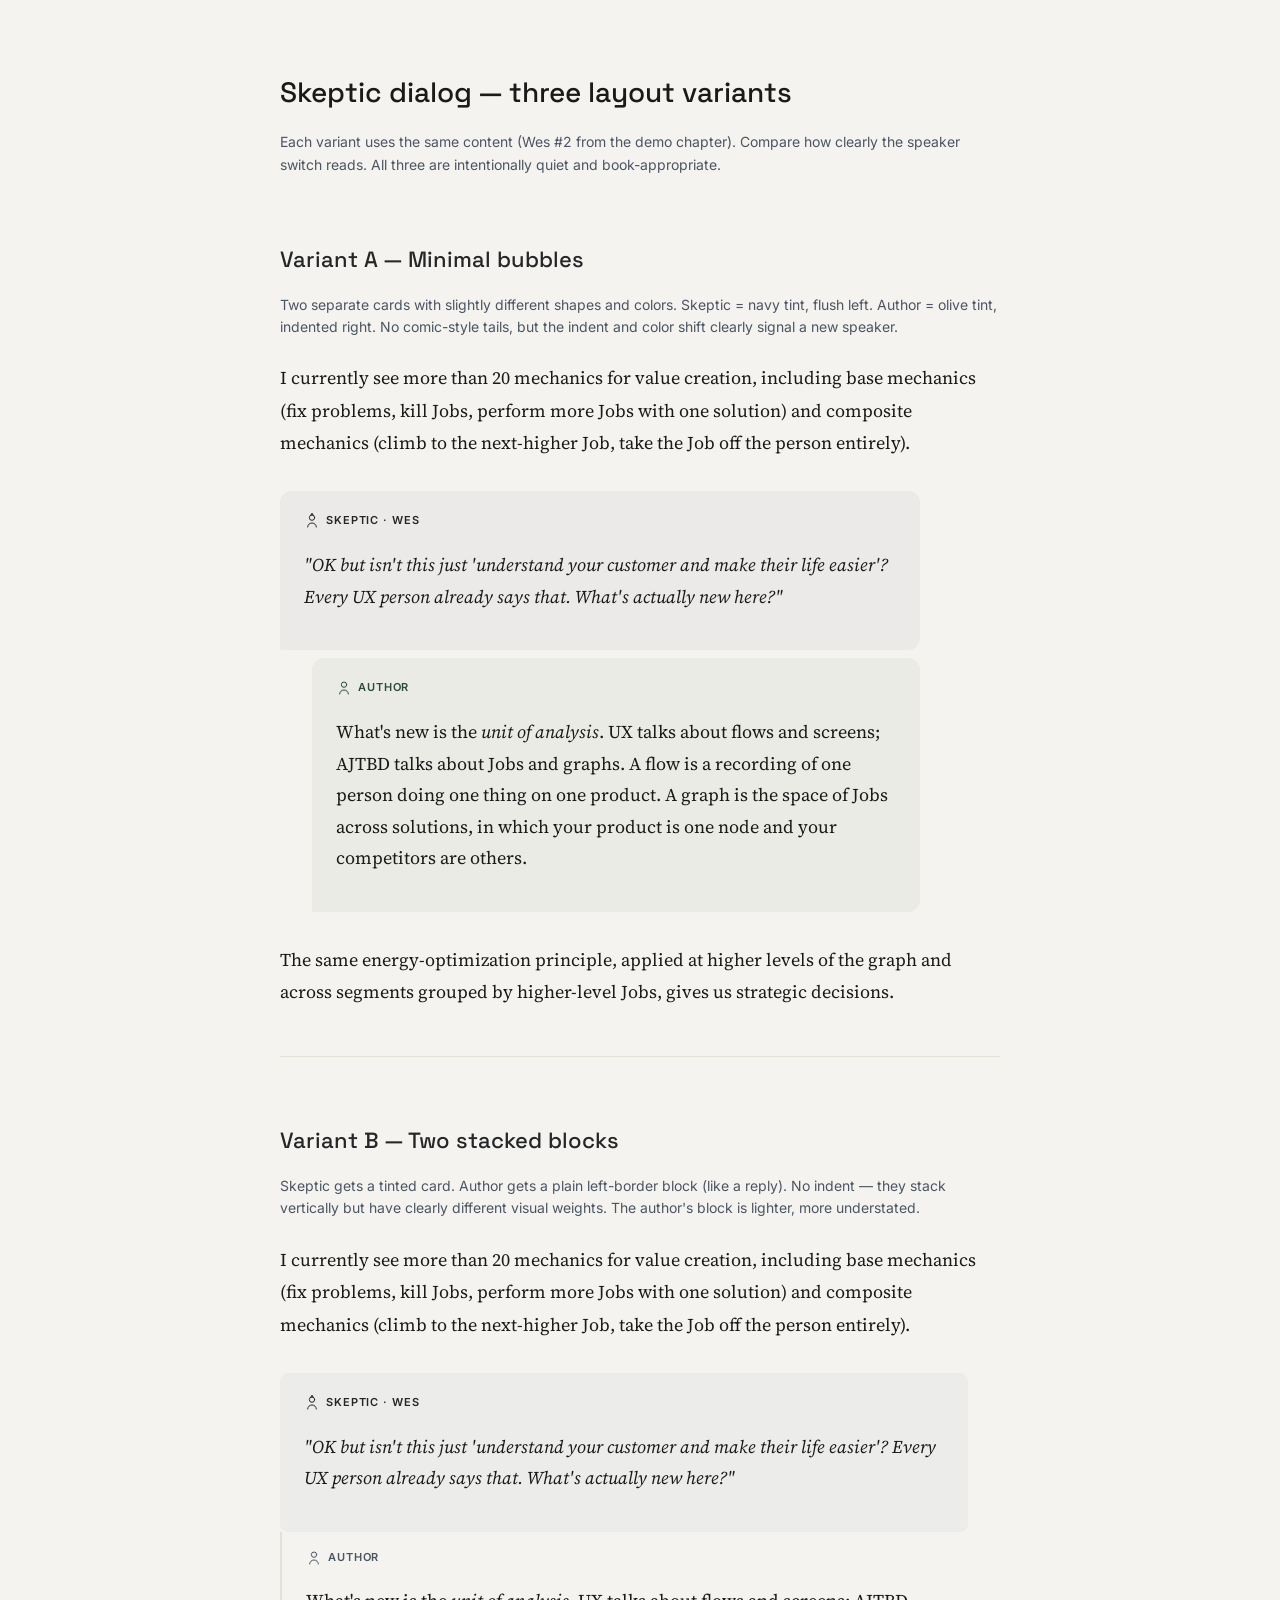
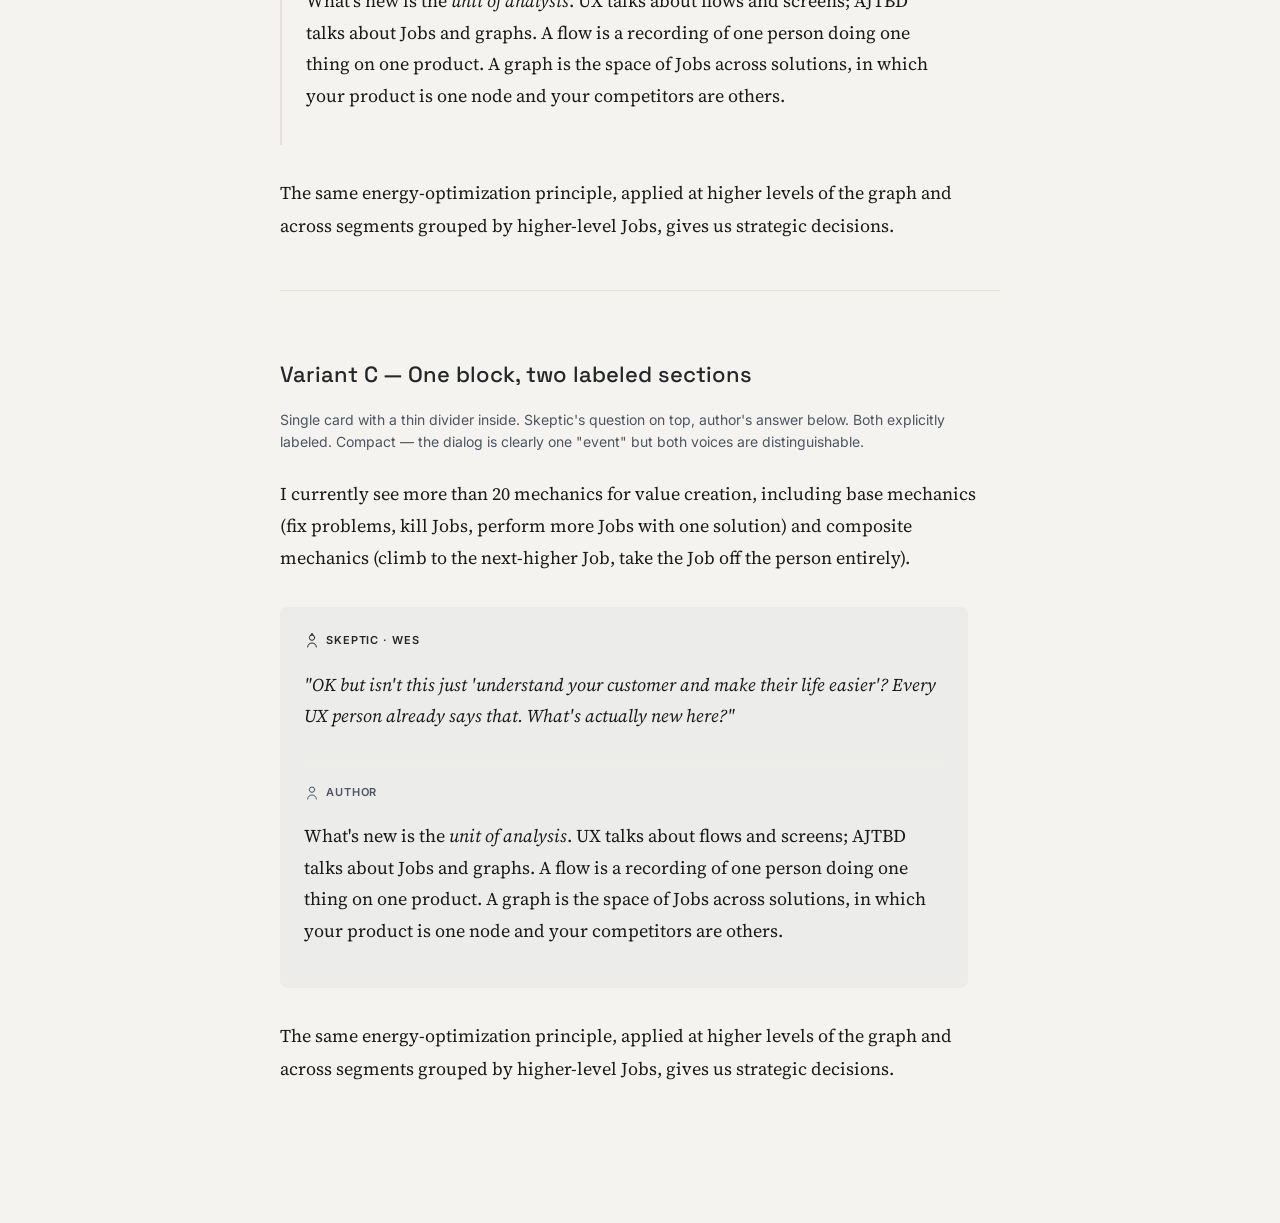
<file: scratch/dialog-variants.html>
<!DOCTYPE html>
<html lang="en">
<head>
  <meta charset="UTF-8">
  <meta name="viewport" content="width=device-width, initial-scale=1.0">
  <title>Skeptic Dialog — 3 Variants</title>
  <link rel="preconnect" href="https://fonts.googleapis.com">
  <link rel="preconnect" href="https://fonts.gstatic.com" crossorigin>
  <link href="https://fonts.googleapis.com/css2?family=Source+Serif+4:ital,opsz,wght@0,8..60,400;0,8..60,500;0,8..60,600;1,8..60,400;1,8..60,500&family=Space+Grotesk:wght@400;500;600&family=Inter:wght@400;500;600&display=swap" rel="stylesheet">
  <link rel="stylesheet" href="../css/tokens.css">
  <style>
    body {
      background: var(--color-paper);
      color: var(--color-ink);
      font-family: 'Source Serif 4', Georgia, serif;
      font-size: 18px;
      line-height: 1.8;
      margin: 0;
      padding: 48px 24px 120px;
    }
    .page {
      max-width: 720px;
      margin: 0 auto;
    }
    h1 {
      font-family: 'Space Grotesk', sans-serif;
      font-size: 28px;
      font-weight: 500;
      margin-bottom: 12px;
    }
    h2 {
      font-family: 'Space Grotesk', sans-serif;
      font-size: 22px;
      font-weight: 500;
      margin-top: 64px;
      margin-bottom: 8px;
      color: var(--color-accent);
    }
    .desc {
      font-family: 'Inter', sans-serif;
      font-size: 14px;
      color: var(--color-ink-muted);
      margin-bottom: 24px;
      line-height: 1.6;
    }
    hr {
      border: none;
      border-top: 1px solid var(--color-border);
      margin: 48px 0;
    }

    /* Context paragraph — simulating book flow */
    .context {
      margin-bottom: 24px;
    }
    .after {
      margin-top: 24px;
    }

    /* === SHARED: icon + label === */
    .label-row {
      display: flex;
      align-items: center;
      gap: 6px;
      margin-bottom: 10px;
    }
    .label-icon {
      width: 16px;
      height: 16px;
      flex-shrink: 0;
    }
    .label-text {
      font-family: 'Inter', sans-serif;
      font-size: 11px;
      font-weight: 600;
      letter-spacing: 0.08em;
      text-transform: uppercase;
    }

    /* ================================================================
       VARIANT A — Minimal bubbles (two cards, different tones)
       ================================================================ */

    .va-wrapper {
      margin: 32px 0;
      max-width: 640px;
    }
    .va-skeptic {
      background: rgba(42, 63, 95, 0.05);
      border-radius: 12px 12px 12px 2px;
      padding: 20px 24px;
      margin-bottom: 8px;
    }
    .va-skeptic .label-text {
      color: var(--color-accent);
    }
    .va-skeptic .label-icon {
      color: var(--color-accent);
    }
    .va-skeptic__text {
      font-style: italic;
      line-height: 1.75;
    }
    .va-author {
      background: rgba(45, 74, 62, 0.05);
      border-radius: 12px 12px 12px 2px;
      padding: 20px 24px;
      margin-left: 32px;
    }
    .va-author .label-text {
      color: var(--color-secondary);
    }
    .va-author .label-icon {
      color: var(--color-secondary);
    }
    .va-author__text {
      line-height: 1.75;
    }

    /* ================================================================
       VARIANT B — Two separate blocks (stacked, no indent)
       ================================================================ */

    .vb-skeptic {
      background: rgba(42, 63, 95, 0.04);
      border-radius: 8px;
      padding: 20px 24px;
      margin: 32px 0 0;
      max-width: 640px;
    }
    .vb-skeptic .label-text {
      color: var(--color-accent);
    }
    .vb-skeptic .label-icon {
      color: var(--color-accent);
    }
    .vb-skeptic__text {
      font-style: italic;
      line-height: 1.75;
    }
    .vb-author {
      border-left: 2px solid var(--color-border);
      padding: 16px 24px;
      margin: 0 0 32px;
      max-width: 640px;
    }
    .vb-author .label-text {
      color: var(--color-ink-muted);
    }
    .vb-author .label-icon {
      color: var(--color-ink-muted);
    }
    .vb-author__text {
      line-height: 1.75;
    }

    /* ================================================================
       VARIANT C — One block, labeled sections inside
       ================================================================ */

    .vc-dialog {
      background: rgba(42, 63, 95, 0.04);
      border-radius: 8px;
      padding: 24px;
      margin: 32px 0;
      max-width: 640px;
    }
    .vc-question {
      margin-bottom: 16px;
      padding-bottom: 16px;
      border-bottom: 1px solid var(--color-border-light);
    }
    .vc-question .label-text {
      color: var(--color-accent);
    }
    .vc-question .label-icon {
      color: var(--color-accent);
    }
    .vc-question__text {
      font-style: italic;
      line-height: 1.75;
    }
    .vc-answer .label-text {
      color: var(--color-ink-muted);
    }
    .vc-answer .label-icon {
      color: var(--color-ink-muted);
    }
    .vc-answer__text {
      line-height: 1.75;
    }
  </style>
</head>
<body>
  <div class="page">

    <h1>Skeptic dialog — three layout variants</h1>
    <p class="desc">Each variant uses the same content (Wes #2 from the demo chapter). Compare how clearly the speaker switch reads. All three are intentionally quiet and book-appropriate.</p>

    <!-- ================================================================
         VARIANT A — Minimal bubbles
         ================================================================ -->
    <h2>Variant A — Minimal bubbles</h2>
    <p class="desc">Two separate cards with slightly different shapes and colors. Skeptic = navy tint, flush left. Author = olive tint, indented right. No comic-style tails, but the indent and color shift clearly signal a new speaker.</p>

    <p class="context">I currently see more than 20 mechanics for value creation, including base mechanics (fix problems, kill Jobs, perform more Jobs with one solution) and composite mechanics (climb to the next-higher Job, take the Job off the person entirely).</p>

    <div class="va-wrapper">
      <div class="va-skeptic">
        <div class="label-row">
          <svg class="label-icon" viewBox="0 0 24 24" fill="none" stroke="currentColor" stroke-width="1.5" stroke-linecap="round" stroke-linejoin="round"><circle cx="12" cy="7" r="4"/><path d="M5.5 21c0-3.5 3-6 6.5-6s6.5 2.5 6.5 6"/><path d="M12 3V1m0 0L10.5 2.5M12 1l1.5 1.5"/></svg>
          <span class="label-text">Skeptic · Wes</span>
        </div>
        <p class="va-skeptic__text">"OK but isn't this just 'understand your customer and make their life easier'? Every UX person already says that. What's actually new here?"</p>
      </div>
      <div class="va-author">
        <div class="label-row">
          <svg class="label-icon" viewBox="0 0 24 24" fill="none" stroke="currentColor" stroke-width="1.5" stroke-linecap="round" stroke-linejoin="round"><circle cx="12" cy="7" r="4"/><path d="M5.5 21c0-3.5 3-6 6.5-6s6.5 2.5 6.5 6"/></svg>
          <span class="label-text">Author</span>
        </div>
        <p class="va-author__text">What's new is the <em>unit of analysis</em>. UX talks about flows and screens; AJTBD talks about Jobs and graphs. A flow is a recording of one person doing one thing on one product. A graph is the space of Jobs across solutions, in which your product is one node and your competitors are others.</p>
      </div>
    </div>

    <p class="after">The same energy-optimization principle, applied at higher levels of the graph and across segments grouped by higher-level Jobs, gives us strategic decisions.</p>

    <hr>

    <!-- ================================================================
         VARIANT B — Two separate blocks
         ================================================================ -->
    <h2>Variant B — Two stacked blocks</h2>
    <p class="desc">Skeptic gets a tinted card. Author gets a plain left-border block (like a reply). No indent — they stack vertically but have clearly different visual weights. The author's block is lighter, more understated.</p>

    <p class="context">I currently see more than 20 mechanics for value creation, including base mechanics (fix problems, kill Jobs, perform more Jobs with one solution) and composite mechanics (climb to the next-higher Job, take the Job off the person entirely).</p>

    <div class="vb-skeptic">
      <div class="label-row">
        <svg class="label-icon" viewBox="0 0 24 24" fill="none" stroke="currentColor" stroke-width="1.5" stroke-linecap="round" stroke-linejoin="round"><circle cx="12" cy="7" r="4"/><path d="M5.5 21c0-3.5 3-6 6.5-6s6.5 2.5 6.5 6"/><path d="M12 3V1m0 0L10.5 2.5M12 1l1.5 1.5"/></svg>
        <span class="label-text">Skeptic · Wes</span>
      </div>
      <p class="vb-skeptic__text">"OK but isn't this just 'understand your customer and make their life easier'? Every UX person already says that. What's actually new here?"</p>
    </div>
    <div class="vb-author">
      <div class="label-row">
        <svg class="label-icon" viewBox="0 0 24 24" fill="none" stroke="currentColor" stroke-width="1.5" stroke-linecap="round" stroke-linejoin="round"><circle cx="12" cy="7" r="4"/><path d="M5.5 21c0-3.5 3-6 6.5-6s6.5 2.5 6.5 6"/></svg>
        <span class="label-text">Author</span>
      </div>
      <p class="vb-author__text">What's new is the <em>unit of analysis</em>. UX talks about flows and screens; AJTBD talks about Jobs and graphs. A flow is a recording of one person doing one thing on one product. A graph is the space of Jobs across solutions, in which your product is one node and your competitors are others.</p>
    </div>

    <p class="after">The same energy-optimization principle, applied at higher levels of the graph and across segments grouped by higher-level Jobs, gives us strategic decisions.</p>

    <hr>

    <!-- ================================================================
         VARIANT C — One block, labeled sections
         ================================================================ -->
    <h2>Variant C — One block, two labeled sections</h2>
    <p class="desc">Single card with a thin divider inside. Skeptic's question on top, author's answer below. Both explicitly labeled. Compact — the dialog is clearly one "event" but both voices are distinguishable.</p>

    <p class="context">I currently see more than 20 mechanics for value creation, including base mechanics (fix problems, kill Jobs, perform more Jobs with one solution) and composite mechanics (climb to the next-higher Job, take the Job off the person entirely).</p>

    <div class="vc-dialog">
      <div class="vc-question">
        <div class="label-row">
          <svg class="label-icon" viewBox="0 0 24 24" fill="none" stroke="currentColor" stroke-width="1.5" stroke-linecap="round" stroke-linejoin="round"><circle cx="12" cy="7" r="4"/><path d="M5.5 21c0-3.5 3-6 6.5-6s6.5 2.5 6.5 6"/><path d="M12 3V1m0 0L10.5 2.5M12 1l1.5 1.5"/></svg>
          <span class="label-text">Skeptic · Wes</span>
        </div>
        <p class="vc-question__text">"OK but isn't this just 'understand your customer and make their life easier'? Every UX person already says that. What's actually new here?"</p>
      </div>
      <div class="vc-answer">
        <div class="label-row">
          <svg class="label-icon" viewBox="0 0 24 24" fill="none" stroke="currentColor" stroke-width="1.5" stroke-linecap="round" stroke-linejoin="round"><circle cx="12" cy="7" r="4"/><path d="M5.5 21c0-3.5 3-6 6.5-6s6.5 2.5 6.5 6"/></svg>
          <span class="label-text">Author</span>
        </div>
        <p class="vc-answer__text">What's new is the <em>unit of analysis</em>. UX talks about flows and screens; AJTBD talks about Jobs and graphs. A flow is a recording of one person doing one thing on one product. A graph is the space of Jobs across solutions, in which your product is one node and your competitors are others.</p>
      </div>
    </div>

    <p class="after">The same energy-optimization principle, applied at higher levels of the graph and across segments grouped by higher-level Jobs, gives us strategic decisions.</p>

  </div>
</body>
</html>
</file>
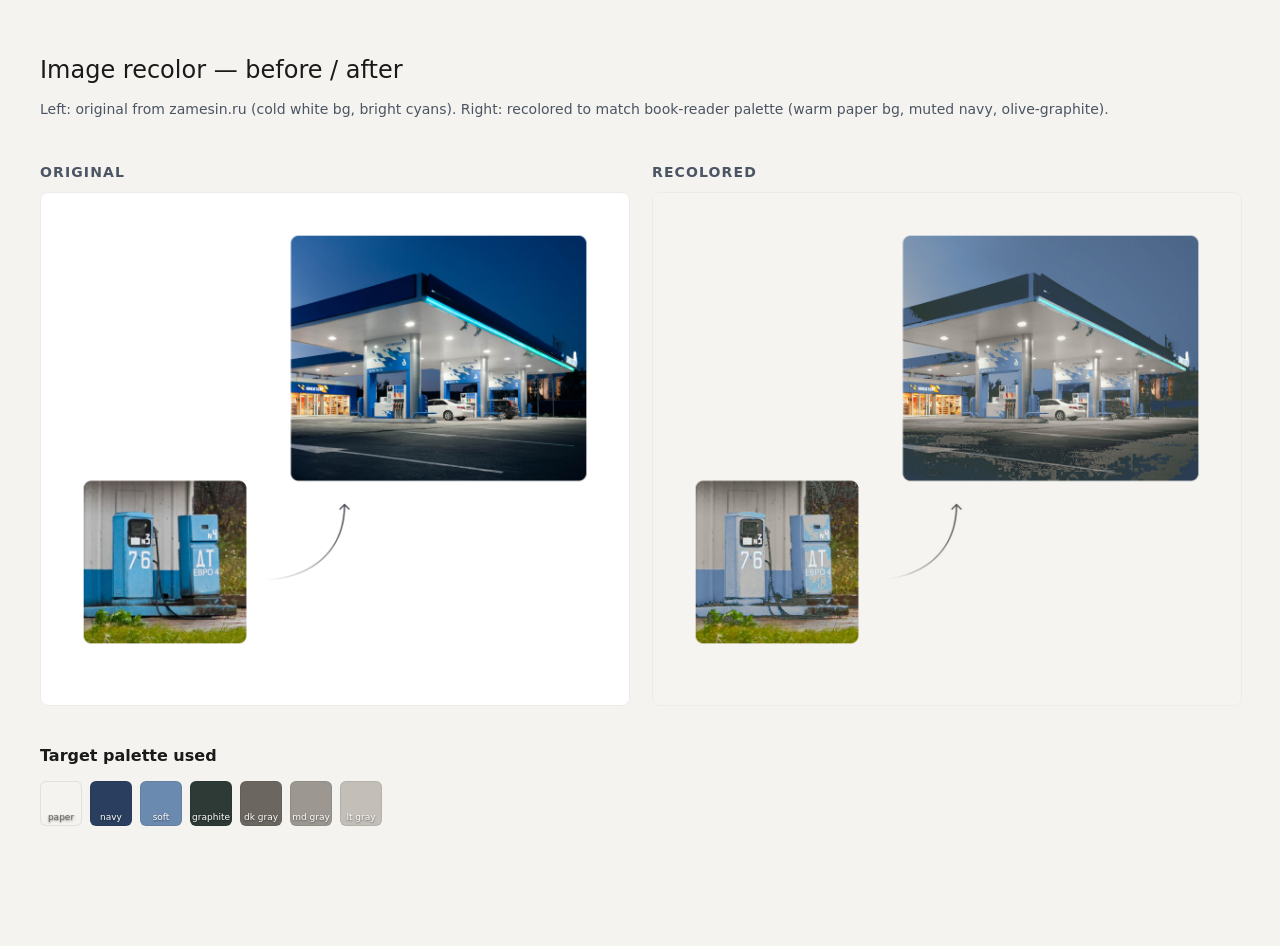
<file: scratch/recolor-compare.html>
<!DOCTYPE html>
<html lang="en">
<head>
  <meta charset="UTF-8">
  <meta name="viewport" content="width=device-width, initial-scale=1.0">
  <title>Image recolor — before/after</title>
  <link rel="stylesheet" href="../css/tokens.css">
  <style>
    body {
      background: var(--color-paper);
      font-family: 'Inter', system-ui, sans-serif;
      margin: 0; padding: 40px 24px 120px;
      color: var(--color-ink);
    }
    .page { max-width: 1200px; margin: 0 auto; }
    h1 { font-size: 24px; font-weight: 500; margin-bottom: 8px; }
    .desc { font-size: 14px; color: var(--color-ink-muted); margin-bottom: 32px; line-height: 1.6; }
    .compare {
      display: grid;
      grid-template-columns: 1fr 1fr;
      gap: 24px;
    }
    .compare__col h2 {
      font-size: 14px; font-weight: 600; text-transform: uppercase;
      letter-spacing: 0.08em; color: var(--color-ink-muted);
      margin-bottom: 12px;
    }
    .compare__col img {
      display: block; width: 100%; height: auto;
      border-radius: 8px;
      border: 1px solid rgba(0,0,0,0.03);
    }
    .palette {
      display: flex; gap: 8px; flex-wrap: wrap; margin-top: 16px;
    }
    .swatch {
      width: 40px; height: 40px; border-radius: 6px;
      border: 1px solid rgba(0,0,0,0.08);
      display: flex; align-items: flex-end; justify-content: center;
      font-size: 9px; color: white; padding-bottom: 3px;
      text-shadow: 0 1px 2px rgba(0,0,0,0.5);
    }
  </style>
</head>
<body>
  <div class="page">
    <h1>Image recolor — before / after</h1>
    <p class="desc">Left: original from zamesin.ru (cold white bg, bright cyans). Right: recolored to match book-reader palette (warm paper bg, muted navy, olive-graphite).</p>

    <div class="compare">
      <div class="compare__col">
        <h2>Original</h2>
        <img src="../images/4_1_original.png" alt="Original">
      </div>
      <div class="compare__col">
        <h2>Recolored</h2>
        <img src="../images/4_1_recolored.png" alt="Recolored">
      </div>
    </div>

    <h2 style="margin-top:40px; font-size: 16px;">Target palette used</h2>
    <div class="palette">
      <div class="swatch" style="background:#F5F3EF; color:#666;">paper</div>
      <div class="swatch" style="background:#2A3F5F;">navy</div>
      <div class="swatch" style="background:#6B8AAF;">soft</div>
      <div class="swatch" style="background:#2D3A35;">graphite</div>
      <div class="swatch" style="background:#6B6760;">dk gray</div>
      <div class="swatch" style="background:#9C9891;">md gray</div>
      <div class="swatch" style="background:#C3BFB8;">lt gray</div>
    </div>
  </div>
</body>
</html>
</file>
<file: css/tokens.css>
/* ==========================================================================
   Design Tokens
   Book Reader UI — design competition entry
   
   All visual decisions in one place. Nothing else in the codebase
   should contain raw color values, font names, or magic numbers.
   
   Fonts (all free, Google Fonts):
   - Crimson Pro   — body text (elegant editorial serif, long-form reading)
   - Outfit        — headings (clean modern sans, confident without being loud)
   - Inter         — UI elements, navigation, meta
   - JetBrains Mono — inline code, templates
   ========================================================================== */

:root {
  /* -----------------------------------------------------------------------
     Colors — Base
     Paper/ink palette. Warm, not cold. "Paper, not screen."
     ----------------------------------------------------------------------- */
  --color-paper:         #F5F3EF;   /* warm off-white background              */
  --color-paper-raised:  #FEFDFB;   /* slightly lighter — for cards if needed  */
  --color-paper-elevated:#F5F3EF;   /* same as paper — flat, no 'white card'  */
  --color-ink:           #1A1A1A;   /* near-black body text                    */
  --color-ink-muted:     #4B5563;   /* secondary text, captions, meta          */
  --color-ink-faint:     #9CA3AF;   /* tertiary — chapter numbers, hints       */
  --color-border:        #E5E1D8;   /* warm border for separators              */
  --color-border-light:  #F0EDE6;   /* very subtle divider                     */
  --shadow-soft:         0 2px 8px rgba(0, 0, 0, 0.03);  /* barely there    */

  /* -----------------------------------------------------------------------
     Colors — Primary Accent: Dark Warm Neutral
     "Zero-bullshit Notion/Stripe-docs tone — text does the work."
     Used for: body links, chapter-end nav, toc-trigger, FAB button.
     ----------------------------------------------------------------------- */
  --color-accent:        #252628;   /* near-black, warm undertone             */
  --color-accent-hover:  #111113;   /* deeper on hover                        */
  --color-accent-light:  #EAEAEA;   /* very subtle tint                       */
  --color-accent-mid:    #9B9BA0;   /* mid — quiet dividers                   */
  --color-selection:     #E4E4E6;   /* text selection highlight               */

  /* -----------------------------------------------------------------------
     Colors — Active State Accent: Restrained Slate-Blue
     "Cold neutral shift — readable state without screaming SaaS."
     Used for: active TOC item, current chapter, focus rings, search marks.
     ----------------------------------------------------------------------- */
  --color-active:        #2A3F80;   /* slate-blue — only active/current states */
  --color-active-hover:  #1E3070;
  --color-active-light:  #E6EBF5;
  --color-active-mid:    #9BAACF;

  /* -----------------------------------------------------------------------
     Colors — Secondary: Dark Olive (reserved for citations / callouts)
     ----------------------------------------------------------------------- */
  --color-secondary:       #2D4A3E;
  --color-secondary-hover: #1F3A2F;
  --color-secondary-light: #E8EFEB;
  --color-secondary-mid:   #B8CFC0;

  /* -----------------------------------------------------------------------
     Typography — Font families
     ----------------------------------------------------------------------- */
  --font-body:     'Crimson Pro', 'Georgia', serif;
  --font-heading:  'Outfit', 'Helvetica Neue', sans-serif;
  --font-ui:       'Inter', 'Helvetica Neue', 'Arial', sans-serif;
  --font-mono:     'JetBrains Mono', 'Consolas', monospace;

  /* -----------------------------------------------------------------------
     Typography — Scale
     Based on a ~1.25 ratio (Major Third), tuned for reading comfort.
     Line heights are generous — the brief says "text must breathe."
     ----------------------------------------------------------------------- */
  --text-xs:       0.75rem;    /* 12px — tiny labels                       */
  --text-sm:       0.875rem;   /* 14px — meta, captions, nav               */
  --text-base:     1.1875rem;  /* 19px — body text; Crimson Pro reads small */
  --text-lg:       1.25rem;    /* 20px — lead paragraphs                   */
  --text-xl:       1.5rem;     /* 24px — h2 section heading                */
  --text-2xl:      1.75rem;    /* 28px — (reserved)                        */
  --text-3xl:      2.5rem;     /* 40px — h1 chapter title                  */
  --text-pull:     2rem;       /* 32px — pull-quotes                       */

  --leading-tight:    1.25;
  --leading-normal:   1.5;
  --leading-body:     1.8;     /* generous for long reading                */
  --leading-heading:  1.2;

  --tracking-tight:  -0.02em;
  --tracking-normal:  0;
  --tracking-wide:    0.05em;
  --tracking-widest:  0.1em;

  /* -----------------------------------------------------------------------
     Spacing
     4px base unit. Use multiples: 4, 8, 12, 16, 24, 32, 48, 64, 96.
     ----------------------------------------------------------------------- */
  --space-1:   0.25rem;   /*  4px  */
  --space-2:   0.5rem;    /*  8px  */
  --space-3:   0.75rem;   /* 12px  */
  --space-4:   1rem;      /* 16px  */
  --space-6:   1.5rem;    /* 24px  */
  --space-8:   2rem;      /* 32px  */
  --space-12:  3rem;      /* 48px  */
  --space-16:  4rem;      /* 64px  */
  --space-24:  6rem;      /* 96px  */

  /* -----------------------------------------------------------------------
     Layout
     ----------------------------------------------------------------------- */
  --col-left:     80px;
  --col-middle:   300px;
  --col-right:    min(820px, 100%);
  --content-max:  680px;       /* max-width for body text column           */
  --gap-columns:  0;           /* columns touch; padding inside each       */

  /* -----------------------------------------------------------------------
     Borders & Radii
     ----------------------------------------------------------------------- */
  --radius-sm:  4px;
  --radius-md:  8px;
  --radius-lg:  12px;

  /* -----------------------------------------------------------------------
     Transitions
     ----------------------------------------------------------------------- */
  --ease-out:     cubic-bezier(0.16, 1, 0.3, 1);
  --ease-in-out:  cubic-bezier(0.65, 0, 0.35, 1);
  --duration-fast:   150ms;
  --duration-normal: 250ms;
  --duration-slow:   400ms;

  /* -----------------------------------------------------------------------
     Z-index scale
     ----------------------------------------------------------------------- */
  --z-base:      1;
  --z-sticky:    10;
  --z-overlay:   100;
  --z-modal:     200;
}
</file>
<file: css/base.css>
/* ==========================================================================
   Base Styles
   Reset + global defaults. Imported after tokens.css, before typography.css.
   
   This file does ONLY three things:
   1. Box-model reset
   2. Body defaults (background, font, smoothing)
   3. Bare-minimum interactive defaults (focus, selection)
   
   Typography (links, lists, hr) is handled in typography.css.
   ========================================================================== */

/* -----------------------------------------------------------------------
   Box-model reset
   ----------------------------------------------------------------------- */
*,
*::before,
*::after {
  box-sizing: border-box;
  margin: 0;
  padding: 0;
}

html {
  scroll-behavior: smooth;
  -webkit-text-size-adjust: 100%;
  text-size-adjust: 100%;
}

/* -----------------------------------------------------------------------
   Body
   ----------------------------------------------------------------------- */
body {
  background-color: var(--color-paper);
  color: var(--color-ink);
  font-family: var(--font-body);
  font-size: var(--text-base);
  line-height: var(--leading-body);
  -webkit-font-smoothing: antialiased;
  -moz-osx-font-smoothing: grayscale;
  text-rendering: optimizeLegibility;
  min-height: 100vh;
}

/* -----------------------------------------------------------------------
   Selection
   ----------------------------------------------------------------------- */
::selection {
  background-color: var(--color-selection);
  color: var(--color-ink);
}

/* -----------------------------------------------------------------------
   Media
   ----------------------------------------------------------------------- */
img, picture, video, svg {
  display: block;
  max-width: 100%;
  height: auto;
}

/* -----------------------------------------------------------------------
   Interactive — bare minimum
   ----------------------------------------------------------------------- */
button {
  font: inherit;
  cursor: pointer;
  border: none;
  background: none;
  color: inherit;
}

:focus-visible {
  outline: 2px solid var(--color-active);
  outline-offset: 2px;
  border-radius: var(--radius-sm);
}

:focus:not(:focus-visible) {
  outline: none;
}

/* Skip-to-content — visually hidden, appears on keyboard focus */
.skip-link {
  position: fixed;
  top: -100%;
  left: var(--space-4);
  z-index: calc(var(--z-modal) + 10);
  background: var(--color-ink);
  color: var(--color-paper);
  padding: var(--space-2) var(--space-4);
  border-radius: var(--radius-sm);
  font-family: var(--font-ui);
  font-size: var(--text-sm);
  font-weight: 500;
  text-decoration: none;
  transition: top var(--duration-fast) ease;
}

.skip-link:focus {
  top: var(--space-4);
  outline: 2px solid var(--color-active);
  outline-offset: 2px;
}
</file>
<file: css/typography.css>
/* ==========================================================================
   Typography
   Book Reader UI

   Principle: "boring base, rare special effects."
   Rule: on any one screenful — max 1 bold heading, 1 blockquote, 1 emphasis.
   Everything else is plain text.
   ========================================================================== */

/* -----------------------------------------------------------------------
   Headings — only THREE visual levels
   
   H1 — chapter title, big and bold
   H2 — section heading, noticeably smaller
   H3, H4 — same level: near-body size, distinguished by caps/spacing
   ----------------------------------------------------------------------- */

h1, h2, h3, h4 {
  font-family: var(--font-heading);
  color: var(--color-ink);
}

h1 {
  font-size: var(--text-3xl);
  font-weight: 700;
  line-height: var(--leading-heading);
  letter-spacing: -0.015em;
  margin-bottom: var(--space-6);
}

h2 {
  font-size: var(--text-xl);
  font-weight: 500;
  line-height: var(--leading-tight);
  margin-top: var(--space-16);
  margin-bottom: var(--space-6);
}

@media (min-width: 1280px) {
  h2 {
    margin-top: var(--space-24);
  }
}

hr + section > h2:first-child,
section:first-child > h2:first-child {
  margin-top: 0;
}

/* H3 and H4 are the SAME visual level — same character as H2, just smaller */
h3, h4 {
  font-size: var(--text-base);
  font-weight: 500;
  line-height: var(--leading-tight);
  margin-top: var(--space-8);
  margin-bottom: var(--space-3);
}

/* Extra bottom buffer on lone h3s that sit near the end of a section —
   increases the scroll distance before the next section takes over,
   giving the scroll-spy enough room to highlight the h3. */
#a-note-on-expectations {
  margin-bottom: var(--space-8);
}

/* -----------------------------------------------------------------------
   Body text
   ONE size. ONE color. ONE line-height. ONE margin.
   ----------------------------------------------------------------------- */

p {
  font-size: var(--text-base);
  line-height: var(--leading-body);
  max-width: var(--content-max);
  margin-bottom: var(--space-4);
}

/* -----------------------------------------------------------------------
   Inline elements — minimal
   italic = terms, names, quoting someone's words
   bold = rare emphasis, max 1-2 per screen
   ----------------------------------------------------------------------- */

strong { font-weight: 600; }
em     { font-style: italic; }

/* Inline code — quiet */
code {
  font-family: var(--font-mono);
  font-size: 0.875em;
  background: var(--color-border-light);
  padding: 0.1em 0.3em;
  border-radius: 3px;
}

/* Code blocks */
pre {
  font-family: var(--font-mono);
  font-size: var(--text-sm);
  line-height: var(--leading-normal);
  background: var(--color-border-light);
  padding: var(--space-4) var(--space-6);
  border-radius: var(--radius-md);
  overflow-x: auto;
  margin-bottom: var(--space-4);
  max-width: var(--content-max);
}

pre code {
  background: none;
  padding: 0;
  font-size: inherit;
}

/* -----------------------------------------------------------------------
   Links — calm
   ----------------------------------------------------------------------- */

a {
  color: var(--color-accent);
  text-decoration: underline;
  text-decoration-color: var(--color-border);
  text-underline-offset: 2px;
  text-decoration-thickness: 1px;
  transition: text-decoration-color var(--duration-fast) ease;
}

a:hover {
  text-decoration-color: var(--color-accent);
}

/* -----------------------------------------------------------------------
   Lists — same voice as body, same spacing
   ----------------------------------------------------------------------- */

ul, ol {
  font-size: var(--text-base);
  line-height: var(--leading-body);
  max-width: var(--content-max);
  margin-bottom: var(--space-4);
  padding-left: var(--space-6);
}

ul { list-style-type: disc; }
ol { list-style-type: decimal; }

li {
  margin-bottom: var(--space-2);
}

li:last-child {
  margin-bottom: 0;
}

li > ul,
li > ol {
  margin-top: var(--space-2);
  margin-bottom: var(--space-2);
}

/* -----------------------------------------------------------------------
   Blockquotes — unified quiet style
   Slightly smaller, more line-height, muted, indented.
   Used for ALL quotes (Wes, scholar, client) until components.css
   adds specific overrides.
   ----------------------------------------------------------------------- */

blockquote {
  font-size: var(--text-sm);
  line-height: 1.9;
  color: var(--color-ink-muted);
  padding-left: var(--space-6);
  margin: var(--space-6) 0;
  max-width: var(--content-max);
}

blockquote p {
  margin-bottom: var(--space-2);
  font-size: inherit;
  line-height: inherit;
  color: inherit;
}

blockquote p:last-child {
  margin-bottom: 0;
}

/* -----------------------------------------------------------------------
   Horizontal rules
   ----------------------------------------------------------------------- */

hr {
  border: none;
  border-top: 1px solid var(--color-border);
  margin: var(--space-12) 0;
  max-width: var(--content-max);
}

/* -----------------------------------------------------------------------
   Figures
   ----------------------------------------------------------------------- */

figcaption {
  font-family: var(--font-ui);
  font-size: var(--text-sm);
  color: var(--color-ink-muted);
  margin-top: var(--space-2);
}

/* -----------------------------------------------------------------------
   Footnote refs
   ----------------------------------------------------------------------- */

sup {
  font-size: 0.75em;
  line-height: 0;
}

sup a {
  text-decoration: none;
  color: var(--color-ink-muted);
  font-family: var(--font-ui);
}

sup a:hover {
  color: var(--color-accent);
}

/* -----------------------------------------------------------------------
   Utility classes
   ----------------------------------------------------------------------- */

.lead {
  font-size: var(--text-lg);
  color: var(--color-ink-muted);
  margin-bottom: var(--space-6);
}

.meta-label {
  font-family: var(--font-ui);
  font-size: var(--text-xs);
  color: var(--color-ink-faint);
  text-transform: uppercase;
  letter-spacing: var(--tracking-wide);
  margin-bottom: var(--space-2);
}
</file>
<file: css/layout.css>
/* ==========================================================================
   Layout — Three-column grid
   Book Reader UI
   
   Desktop (≥1280px): left (80px) + middle (300px) + right (rest)
   Tablet (768–1279px): left (80px) + right (rest), middle collapses
   Mobile (<768px): single column, no sidebar
   
   Left & middle columns are sticky. Right column scrolls.
   ========================================================================== */

/* -----------------------------------------------------------------------
   Site shell — the outermost wrapper
   ----------------------------------------------------------------------- */

.site {
  display: grid;
  min-height: 100vh;
}

/* -----------------------------------------------------------------------
   Desktop: three columns
   ----------------------------------------------------------------------- */

@media (min-width: 1280px) {
  .site {
    grid-template-columns: 80px 300px 1fr;
    grid-template-areas: "left middle right";
  }
}

/* -----------------------------------------------------------------------
   Tablet: two columns (left + right)
   ----------------------------------------------------------------------- */

@media (min-width: 768px) and (max-width: 1279px) {
  .site {
    grid-template-columns: 80px 1fr;
    grid-template-areas: "left right";
  }
}

/* -----------------------------------------------------------------------
   Mobile: single column
   ----------------------------------------------------------------------- */

@media (max-width: 767px) {
  .site {
    grid-template-columns: 1fr;
    grid-template-areas: "right";
  }
}

/* -----------------------------------------------------------------------
   Left column — logo + global nav
   Drawn in v1 for composition, non-functional.
   ----------------------------------------------------------------------- */

.col-left {
  grid-area: left;
  position: sticky;
  top: 0;
  height: 100vh;
  padding: var(--space-6) 0;
  display: flex;
  flex-direction: column;
  align-items: center;
  border-right: 1px solid var(--color-border-light);
}

.col-left__logo {
  font-family: var(--font-heading);
  font-size: var(--text-sm);
  font-weight: 600;
  color: var(--color-ink);
  text-decoration: none;
  margin-bottom: var(--space-8);
}

.col-left__nav {
  display: flex;
  flex-direction: column;
  gap: var(--space-4);
}

.col-left__nav-item {
  font-family: var(--font-ui);
  font-size: var(--text-xs);
  color: var(--color-ink-faint);
  text-decoration: none;
  text-align: center;
  transition: color var(--duration-fast) ease;
}

.col-left__nav-item:hover {
  color: var(--color-ink-muted);
}

/* Tablet-only TOC button inside col-left */
.col-left__toc-btn {
  display: none;
}

@media (min-width: 768px) and (max-width: 1279px) {
  .col-left__toc-btn {
    display: flex;
    flex-direction: column;
    align-items: center;
    gap: 3px;
    margin-top: auto;
    padding: var(--space-2) 0;
    background: none;
    border: none;
    cursor: pointer;
    color: var(--color-ink-faint);
    transition: color var(--duration-fast) ease;
  }

  .col-left__toc-btn:hover {
    color: var(--color-ink-muted);
  }

  .col-left__toc-icon {
    font-size: 1.125rem;
    line-height: 1;
  }

  .col-left__toc-label {
    font-family: var(--font-ui);
    font-size: var(--text-xs);
    letter-spacing: var(--tracking-wide);
  }
}

/* Hide on mobile */
@media (max-width: 767px) {
  .col-left {
    display: none;
  }
}

/* -----------------------------------------------------------------------
   Middle column — book context / chapter TOC
   ----------------------------------------------------------------------- */

.col-middle {
  grid-area: middle;
  position: sticky;
  top: 0;
  height: 100vh;
  overflow-y: auto;
  padding: var(--space-12) var(--space-6);
  border-right: 1px solid var(--color-border-light);
}

.col-middle__toc-trigger {
  font-family: var(--font-ui);
  font-size: var(--text-sm);
  color: var(--color-accent);
  cursor: pointer;
  margin-bottom: var(--space-6);
  text-decoration: underline;
  text-decoration-color: var(--color-border);
  text-underline-offset: 2px;
}

.col-middle__part-label {
  font-family: var(--font-ui);
  font-size: var(--text-xs);
  color: var(--color-ink-faint);
  text-transform: uppercase;
  letter-spacing: var(--tracking-wide);
  margin-bottom: var(--space-3);
}

.col-middle__chapters {
  list-style: none;
  padding: 0;
  margin-bottom: var(--space-8);
}

.col-middle__chapter-item {
  font-family: var(--font-ui);
  font-size: var(--text-sm);
  line-height: var(--leading-normal);
  margin-bottom: var(--space-1);
}

.col-middle__chapter-link {
  color: var(--color-ink-muted);
  text-decoration: none;
  display: block;
  padding: var(--space-1) var(--space-2);
  border-radius: var(--radius-sm);
  transition: color var(--duration-fast) ease,
              background var(--duration-fast) ease;
}

.col-middle__chapter-link:hover {
  color: var(--color-ink);
  background: var(--color-border-light);
}

.col-middle__chapter-link--active {
  color: var(--color-active);
  font-weight: 500;
}

/* Section anchors (h2/h3 of current chapter) */
.col-middle__sections {
  list-style: none;
  padding: 0;
}

.col-middle__section-item {
  font-family: var(--font-ui);
  font-size: var(--text-xs);
  line-height: var(--leading-normal);
  margin-bottom: var(--space-1);
}

.col-middle__section-link {
  color: var(--color-ink-faint);
  text-decoration: none;
  display: block;
  padding: var(--space-1) var(--space-2);
  border-radius: var(--radius-sm);
  transition: color var(--duration-fast) ease;
}

.col-middle__section-link:hover {
  color: var(--color-ink-muted);
}

.col-middle__section-link--active {
  color: var(--color-active);
}

/* h3 sub-entries — indented, slightly smaller */
.col-middle__section-link--h3 {
  padding-left: calc(var(--space-2) + var(--space-3));
  font-size: 0.6875rem;   /* 11px — one step below the 12px h2 entries */
  color: var(--color-ink-faint);
}

/* Must come after --h3 so active accent wins on h3 links too */
.col-middle__section-link--h3.col-middle__section-link--active {
  color: var(--color-active);
}

/* Fade-out at bottom to hint scrollability */
.col-middle::after {
  content: '';
  position: sticky;
  bottom: 0;
  display: block;
  height: var(--space-12);
  background: linear-gradient(to bottom, transparent, var(--color-paper));
  pointer-events: none;
  margin-top: calc(var(--space-12) * -1);
}

/* Hide on tablet and mobile */
@media (max-width: 1279px) {
  .col-middle {
    display: none;
  }
}

/* -----------------------------------------------------------------------
   Right column — chapter content
   ----------------------------------------------------------------------- */

.col-right {
  grid-area: right;
  padding: var(--space-12) var(--space-8);
  max-width: 820px;
}

/* End-of-chapter navigation block */
.chapter-end {
  margin-top: var(--space-16);
  padding-top: var(--space-8);
}

.chapter-end__rule {
  border: none;
  border-top: 1px solid var(--color-border-light);
  margin-bottom: var(--space-6);
}

.chapter-end__nav {
  display: flex;
  align-items: baseline;
  gap: var(--space-3);
}

.chapter-end__label {
  font-family: var(--font-ui);
  font-size: var(--text-xs);
  color: var(--color-ink-faint);
  text-transform: uppercase;
  letter-spacing: var(--tracking-wide);
  flex-shrink: 0;
}

.chapter-end__link {
  font-family: var(--font-ui);
  font-size: var(--text-sm);
  color: var(--color-accent);
  text-decoration: none;
  transition: color var(--duration-fast) ease;
}

.chapter-end__link:hover {
  color: var(--color-accent-hover);
}

/* On wide screens, add left margin so text doesn't hug the border */
@media (min-width: 1280px) {
  .col-right {
    padding-left: var(--space-12);
  }
}

/* Mobile: tighter padding + extra bottom space for FAB */
@media (max-width: 767px) {
  .col-right {
    padding: var(--space-8) var(--space-4);
    padding-bottom: calc(var(--space-8) + 72px);
  }
}

/* -----------------------------------------------------------------------
   Mobile FAB — "Open table of contents" floating button
   ----------------------------------------------------------------------- */

.toc-fab {
  display: none;
}

@media (max-width: 767px) {
  .toc-fab {
    display: flex;
    align-items: center;
    gap: var(--space-2);
    position: fixed;
    bottom: var(--space-6);
    left: 50%;
    transform: translateX(-50%);
    z-index: var(--z-sticky);
    background: var(--color-accent);
    color: var(--color-paper);
    border: none;
    border-radius: 24px;
    padding: var(--space-3) var(--space-6);
    font-family: var(--font-ui);
    font-size: var(--text-sm);
    font-weight: 500;
    cursor: pointer;
    box-shadow: 0 4px 16px rgba(0, 0, 0, 0.28);
    white-space: nowrap;
    transition: background var(--duration-fast) ease,
                box-shadow var(--duration-fast) ease,
                transform var(--duration-fast) ease;
  }

  .toc-fab:hover {
    background: var(--color-accent-hover);
    box-shadow: 0 6px 20px rgba(0, 0, 0, 0.38);
  }

  .toc-fab:active {
    transform: translateX(-50%) scale(0.97);
  }

  .toc-fab__icon {
    font-size: 1rem;
    line-height: 1;
  }
}
</file>
<file: css/components.css>
/* ==========================================================================
   Components — special content blocks
   Book Reader UI

   These blocks are rare "events" in the reading flow.
   They work BECAUSE the base typography is quiet.
   
   Each block has ONE distinguishing trait — not three.
   Skeptic: tinted background.
   Citation: left border + source line.
   Pull-quote: size + centering.
   ========================================================================== */

/* -----------------------------------------------------------------------
   Dialog — Skeptic ↔ Author (Variant A: minimal bubbles)
   
   Two cards with the same background. Speaker identity via label only.
   Author card symmetrically offset: same indent left = overhang right.
   ----------------------------------------------------------------------- */

.dialog {
  margin: var(--space-12) 0;
  max-width: var(--content-max);
}

/* Shared card style */
.dialog__skeptic,
.dialog__author {
  border-radius: 10px 10px 10px 2px;
  padding: var(--space-6);
}

/* Skeptic: subtle cool tint — "outside voice" */
.dialog__skeptic {
  background: var(--color-active-light);
  margin-bottom: 10px;
}

/* Author: warm paper tint — "my voice" */
.dialog__author {
  background: var(--color-border-light);
  margin-left: 40px;
  margin-right: -40px;
}

/* Author label gets the active slate-blue — quiet authority signal */
.dialog__author .dialog__label {
  color: var(--color-active);
}

/* Speaker label */
.dialog__label {
  font-family: var(--font-ui);
  font-size: var(--text-xs);
  font-weight: 600;
  letter-spacing: var(--tracking-wide);
  text-transform: uppercase;
  color: var(--color-ink-muted);
  margin-bottom: var(--space-2);
}

/* Dialog text — both speakers in italic, in quotes */
.dialog__text {
  font-size: var(--text-base);
  line-height: var(--leading-body);
  font-style: italic;
}

/* -----------------------------------------------------------------------
   Scholar citation
   
   Academic quote with source attribution.
   ONE signal: a thin left border in the secondary (olive) color.
   ----------------------------------------------------------------------- */

.citation {
  border-left: 2px solid var(--color-secondary);
  padding-left: var(--space-6);
  margin: var(--space-8) 0;
  max-width: var(--content-max);
}

.citation__text {
  font-size: var(--text-base);
  line-height: var(--leading-body);
  font-style: italic;
}

.citation__source {
  font-family: var(--font-ui);
  font-size: var(--text-sm);
  color: var(--color-ink-muted);
  margin-top: var(--space-2);
}

/* -----------------------------------------------------------------------
   Pull-quote
   
   A key idea pulled out of the text for emphasis.
   ONE signal: larger size, centered.
   Appears ~1-2 times per chapter maximum.
   ----------------------------------------------------------------------- */

.pull-quote {
  font-size: var(--text-pull);
  line-height: 1.45;
  font-style: italic;
  text-align: center;
  color: var(--color-ink-muted);
  max-width: 560px;
  margin: var(--space-16) auto;
  padding: var(--space-8) var(--space-6);
  border-top: 1px solid var(--color-border);
  border-bottom: 1px solid var(--color-border);
}

/* -----------------------------------------------------------------------
   Chapter header
   ----------------------------------------------------------------------- */

.chapter-header {
  padding-top: var(--space-8);
  margin-bottom: var(--space-8);
}

@media (min-width: 1280px) {
  .chapter-header {
    padding-top: var(--space-16);
  }
}

.chapter-header .meta-label {
  margin-bottom: var(--space-3);
}

.chapter-header .lead {
  margin-top: var(--space-3);
  font-size: var(--text-base);
  color: var(--color-ink-muted);
}

/* -----------------------------------------------------------------------
   Single image with caption
   
   Full content-width, responsive, with a quiet caption below.
   ----------------------------------------------------------------------- */

.figure {
  margin: var(--space-8) 0;
  max-width: var(--content-max);
}

.figure__img {
  display: block;
  width: 100%;
  height: auto;
  border-radius: var(--radius-md);
}

.figure__caption {
  font-family: var(--font-ui);
  font-size: var(--text-sm);
  color: var(--color-ink-muted);
  line-height: var(--leading-normal);
  margin-top: var(--space-2);
}

/* -----------------------------------------------------------------------
   Image gallery — stack / deck of cards

   A sequence of slides telling one visual story.
   Two phantom layers peek behind the top card, giving a physical
   "deck" feel. Advance: click image · ← → buttons · keyboard arrows.
   ----------------------------------------------------------------------- */

.gallery-stack {
  margin: var(--space-16) 0;
  max-width: var(--content-max);
}

.gallery-stack__label {
  font-family: var(--font-ui);
  font-size: var(--text-xs);
  font-weight: 500;
  color: var(--color-ink-faint);
  text-transform: uppercase;
  letter-spacing: var(--tracking-wide);
  margin-bottom: var(--space-3);
}

/* Stage — the interactive deck area */
.gallery-stack__stage {
  position: relative;
  cursor: pointer;
  user-select: none;
}

/* Two phantom layers behind the active card */
.gallery-stack__stage::before,
.gallery-stack__stage::after {
  content: '';
  position: absolute;
  top: 0; left: 0; right: 0; bottom: 0;
  border-radius: var(--radius-md);
  background: var(--color-paper-elevated);
  border: 1px solid var(--color-border-light);
  pointer-events: none;
}
.gallery-stack__stage::before {
  transform: translate(5px, 5px);
  z-index: 0;
  opacity: 0.45;
}
.gallery-stack__stage::after {
  transform: translate(3px, 3px);
  z-index: 1;
  opacity: 0.65;
}

/* Slides — all hidden by default */
.gallery-stack__item {
  position: absolute;
  top: 0; left: 0;
  width: 100%;
  z-index: 2;
  opacity: 0;
  pointer-events: none;
  transition: transform 220ms ease,
              opacity  220ms ease;
}

/* Active slide collapses stage to its natural height */
.gallery-stack__item--active {
  position: relative;
  opacity: 1;
  pointer-events: auto;
  z-index: 3;
  transform: none;
}

/* Slide going out — drifts left just enough to signal direction */
.gallery-stack__item--exiting {
  position: absolute;
  opacity: 0;
  transform: translateX(-6%);
  z-index: 4;
  pointer-events: none;
}

/* Slide coming in — starts just slightly to the right */
.gallery-stack__item--entering {
  opacity: 0;
  transform: translateX(4%);
}

.gallery-stack__item img {
  display: block;
  width: 100%;
  height: auto;
  border-radius: var(--radius-md);
  background: var(--color-paper-elevated);
  border: 1px solid rgba(0, 0, 0, 0.03);
  box-shadow: var(--shadow-soft);
  position: relative;
  z-index: 2;
}

/* Caption below the stage */
.gallery-stack__caption {
  font-family: var(--font-ui);
  font-size: var(--text-xs);
  color: var(--color-ink-faint);
  line-height: var(--leading-normal);
  margin-top: var(--space-3);
  min-height: 2.8em;  /* prevents layout jump between short / long captions */
}

/* Controls row: counter left · buttons right */
.gallery-stack__controls {
  display: flex;
  align-items: center;
  justify-content: space-between;
  margin-top: var(--space-2);
}

.gallery-stack__counter {
  font-family: var(--font-ui);
  font-size: var(--text-xs);
  color: var(--color-ink-faint);
}

.gallery-stack__nav {
  display: flex;
  gap: var(--space-2);
}

.gallery-stack__btn {
  display: inline-flex;
  align-items: center;
  justify-content: center;
  width: 32px;
  height: 32px;
  border-radius: 50%;
  border: 1px solid var(--color-border);
  background: var(--color-paper);
  color: var(--color-ink-muted);
  font-size: var(--text-sm);
  cursor: pointer;
  transition: background var(--duration-fast) ease,
              border-color var(--duration-fast) ease;
}

.gallery-stack__btn:hover:not(:disabled) {
  background: var(--color-paper-raised);
  border-color: var(--color-ink-faint);
}

.gallery-stack__btn:disabled {
  opacity: 0.3;
  cursor: default;
}

/* Hidden per-slide captions — JS reads textContent to drive the visible caption */
.gallery-stack__slide-caption {
  display: none;
}

/* -----------------------------------------------------------------------
   Two-pane layout — PCA-inspired

   Page "splits" into image-left / text-right when a concept needs
   a diagram to sit alongside its explanation.

   Entrance: the block fades + lifts into view via IntersectionObserver.
   Sticky: the image stays visible as the longer text column scrolls past.
   Mobile: stacks vertically (image → text).
   ----------------------------------------------------------------------- */

.two-pane {
  display: grid;
  grid-template-columns: minmax(0, 2fr) minmax(0, 3fr);
  gap: var(--space-8);
  margin: var(--space-12) 0;
  align-items: start;

  /* Entrance state — invisible and slightly below */
  opacity: 0;
  transform: translateY(10px);
  transition: opacity 380ms ease,
              transform 380ms ease;
}

.two-pane--revealed {
  opacity: 1;
  transform: none;
}

/* Image column — sticks in place while text scrolls past */
.two-pane__image {
  position: sticky;
  top: var(--space-12);
}

.two-pane__image figure {
  margin: 0;
}

.two-pane__image img {
  display: block;
  width: 100%;
  height: auto;
  border-radius: var(--radius-md);
  border: 1px solid rgba(0, 0, 0, 0.03);
  box-shadow: var(--shadow-soft);
}

.two-pane__image figcaption {
  font-family: var(--font-ui);
  font-size: var(--text-xs);
  color: var(--color-ink-faint);
  line-height: var(--leading-normal);
  margin-top: var(--space-2);
}

/* Text column — override content-max so text wraps to column width */
.two-pane__text p,
.two-pane__text ol,
.two-pane__text ul,
.two-pane__text h3,
.two-pane__text h4 {
  max-width: none;
}

/* Mobile: remove dialog offset — no room for -40px overhang */
@media (max-width: 767px) {
  .dialog__author {
    margin-left: 0;
    margin-right: 0;
  }
}

/* Mobile: stack vertically, gallery full-width */
@media (max-width: 767px) {
  .two-pane {
    grid-template-columns: 1fr;
    gap: var(--space-6);
  }

  .two-pane__image {
    position: static;
  }

  /* Gallery inside two-pane takes full width on mobile */
  .two-pane__image .gallery-stack {
    max-width: 100%;
  }
}

/* Tablet: narrow the image column slightly so text has room */
@media (min-width: 768px) and (max-width: 1279px) {
  .two-pane {
    grid-template-columns: minmax(0, 1fr) minmax(0, 1fr);
  }
}
</file>
<file: css/overlay.css>
/* ==========================================================================
   Overlay — TOC overlay + search
   ========================================================================== */

/* -----------------------------------------------------------------------
   Backdrop + positioning shell
   ----------------------------------------------------------------------- */

.toc-overlay {
  position: fixed;
  inset: 0;
  z-index: var(--z-modal);
  display: flex;
  align-items: flex-start;
  justify-content: center;
  padding-top: 10vh;
  opacity: 0;
  pointer-events: none;
  transition: opacity var(--duration-normal) ease;
}

/* [hidden] gives display:none by default; JS removes it then adds --open via rAF */
.toc-overlay--open {
  opacity: 1;
  pointer-events: auto;
}

.toc-overlay__backdrop {
  position: absolute;
  inset: 0;
  background: rgba(26, 26, 26, 0.52);
  backdrop-filter: blur(2px);
}

/* -----------------------------------------------------------------------
   Panel
   ----------------------------------------------------------------------- */

.toc-overlay__panel {
  position: relative;
  z-index: 1;
  width: min(620px, calc(100vw - var(--space-8)));
  max-height: 76vh;
  background: var(--color-paper);
  border-radius: var(--radius-lg);
  box-shadow: 0 24px 80px rgba(0, 0, 0, 0.22),
              0 4px 16px rgba(0, 0, 0, 0.08);
  display: flex;
  flex-direction: column;
  transform: translateY(10px);
  transition: transform var(--duration-normal) var(--ease-out);
}

.toc-overlay--open .toc-overlay__panel {
  transform: translateY(0);
}

/* -----------------------------------------------------------------------
   Header — chapter count + subscribe toggle
   ----------------------------------------------------------------------- */

.toc-overlay__header {
  display: flex;
  align-items: center;
  justify-content: space-between;
  gap: var(--space-4);
  padding: var(--space-4) var(--space-5);
  border-bottom: 1px solid var(--color-border-light);
  flex-shrink: 0;
}

.toc-overlay__header-meta {
  display: flex;
  flex-direction: column;
  gap: 2px;
  min-width: 0;
}

.toc-overlay__book-count {
  font-family: var(--font-ui);
  font-size: var(--text-sm);
  font-weight: 500;
  color: var(--color-ink);
  white-space: nowrap;
}

.toc-overlay__in-progress {
  font-family: var(--font-ui);
  font-size: var(--text-xs);
  color: var(--color-ink-faint);
}

/* Subscribe toggle — stub, always off/grey */
.toc-overlay__subscribe-label {
  display: flex;
  align-items: center;
  gap: var(--space-2);
  cursor: default;
  flex-shrink: 0;
}

.toc-overlay__subscribe-text {
  font-family: var(--font-ui);
  font-size: var(--text-xs);
  color: var(--color-ink-faint);
  white-space: nowrap;
}

.toc-overlay__toggle-track {
  position: relative;
  width: 28px;
  height: 16px;
  background: var(--color-border);
  border-radius: 8px;
  flex-shrink: 0;
  transition: background var(--duration-fast) ease;
}

.toc-overlay__toggle-thumb {
  position: absolute;
  top: 2px;
  left: 2px;
  width: 12px;
  height: 12px;
  background: var(--color-paper-raised);
  border-radius: 50%;
  box-shadow: 0 1px 3px rgba(0,0,0,0.18);
}

/* -----------------------------------------------------------------------
   Search bar — unified field: [input _____________ ⌘/] [✕]
   ----------------------------------------------------------------------- */

.toc-overlay__search-bar {
  display: flex;
  align-items: center;
  gap: var(--space-3);
  padding: var(--space-3) var(--space-4);
  border-bottom: 1px solid var(--color-border-light);
  flex-shrink: 0;
}

/* Inner field wrapper — underline style, groups input + kbd badge */
.toc-overlay__search-field {
  flex: 1;
  display: flex;
  align-items: center;
  gap: var(--space-2);
  border-bottom: 1px solid var(--color-border);
  padding-bottom: var(--space-1);
  min-width: 0;
  transition: border-color var(--duration-fast) ease;
}

.toc-overlay__search-field:focus-within {
  border-color: var(--color-active-mid);
}

.toc-overlay__input {
  flex: 1;
  font-family: var(--font-ui);
  font-size: var(--text-xs);
  color: var(--color-ink-muted);
  background: transparent;
  border: none;
  outline: none;
  line-height: var(--leading-normal);
  min-width: 0;
}

.toc-overlay__input::placeholder {
  color: var(--color-ink-faint);
}

/* ⌘/ badge — sits inside the field on the right, very quiet */
.toc-overlay__kbd {
  font-family: var(--font-mono);
  font-size: 0.625rem;       /* 10px */
  color: var(--color-ink-faint);
  background: var(--color-border-light);
  border: 1px solid var(--color-border);
  border-radius: 3px;
  padding: 0 4px;
  line-height: 16px;
  white-space: nowrap;
  flex-shrink: 0;
  opacity: 0.7;
}

/* ✕ — clear/close, outside the field, minimal */
.toc-overlay__close {
  font-size: var(--text-xs);
  color: var(--color-ink-faint);
  background: none;
  border: none;
  cursor: pointer;
  padding: var(--space-1);
  line-height: 1;
  border-radius: var(--radius-sm);
  flex-shrink: 0;
  transition: color var(--duration-fast) ease;
}

.toc-overlay__close:hover {
  color: var(--color-ink-muted);
}

/* -----------------------------------------------------------------------
   Body — scrollable
   ----------------------------------------------------------------------- */

.toc-overlay__body {
  flex: 1;
  overflow-y: auto;
  padding: var(--space-4) var(--space-3);
  overscroll-behavior: contain;
}

/* -----------------------------------------------------------------------
   Chapter list
   ----------------------------------------------------------------------- */

/* typography.css sets ul { list-style-type: disc } globally —
   override here with higher specificity for all overlay lists */
.toc-overlay__chapter-list,
.toc-overlay__chapter-list li,
.toc-overlay__results,
.toc-overlay__results li {
  list-style: none;
  padding-left: 0;
  margin: 0;
}

.toc-overlay__part-label {
  font-family: var(--font-ui);
  font-size: var(--text-xs);
  color: var(--color-ink-faint);
  text-transform: uppercase;
  letter-spacing: var(--tracking-wide);
  padding: var(--space-3) var(--space-2) var(--space-1);
  margin-top: var(--space-2);
  display: block;
}

.toc-overlay__part-label:first-child {
  margin-top: 0;
  padding-top: 0;
}

.toc-overlay__chapter-item {
  margin-bottom: 1px;
}

.toc-overlay__chapter-link {
  display: flex;
  align-items: baseline;
  gap: var(--space-2);
  font-family: var(--font-ui);
  font-size: var(--text-sm);
  color: var(--color-ink-muted);
  text-decoration: none;
  padding: var(--space-1) var(--space-2);
  border-radius: var(--radius-sm);
  transition: color var(--duration-fast) ease,
              background var(--duration-fast) ease;
}

.toc-overlay__chapter-link:hover {
  color: var(--color-ink);
  background: var(--color-border-light);
}

.toc-overlay__chapter-link--current {
  color: var(--color-active);
  font-weight: 500;
}

.toc-overlay__chapter-num {
  color: var(--color-ink-faint);
  font-size: var(--text-xs);
  flex-shrink: 0;
  min-width: 1.5rem;
  text-align: right;
}

.toc-overlay__chapter-link--current .toc-overlay__chapter-num {
  color: var(--color-active-mid);
}

/* -----------------------------------------------------------------------
   Search results
   ----------------------------------------------------------------------- */

.toc-overlay__results {
  list-style: none;
  padding: 0;
  margin: 0;
}

.toc-overlay__result-item {
  border-bottom: 1px solid var(--color-border-light);
}

.toc-overlay__result-item:last-child {
  border-bottom: none;
}

.toc-overlay__result-link {
  display: block;
  text-decoration: none;
  padding: var(--space-3) var(--space-2);
  border-radius: var(--radius-sm);
  transition: background var(--duration-fast) ease;
}

.toc-overlay__result-link:hover {
  background: var(--color-border-light);
}

.toc-overlay__result-heading {
  font-family: var(--font-ui);
  font-size: var(--text-sm);
  color: var(--color-active);
  font-weight: 500;
  margin-bottom: var(--space-1);
  line-height: var(--leading-normal);
}

.toc-overlay__result-excerpt {
  font-family: var(--font-body);
  font-size: var(--text-sm);
  color: var(--color-ink-muted);
  line-height: var(--leading-relaxed, 1.65);
}

.toc-overlay__result-excerpt mark {
  background: transparent;
  color: var(--color-ink);
  font-weight: 500;
  text-decoration: underline;
  text-decoration-color: var(--color-active-mid);
  text-underline-offset: 2px;
}

.toc-overlay__result-heading mark {
  background: transparent;
  color: var(--color-active-hover);
  text-decoration: underline;
  text-decoration-color: var(--color-active-mid);
  text-underline-offset: 2px;
}

.toc-overlay__no-results {
  font-family: var(--font-ui);
  font-size: var(--text-sm);
  color: var(--color-ink-faint);
  padding: var(--space-8) var(--space-2);
  text-align: center;
}

/* -----------------------------------------------------------------------
   Mobile — full-screen panel
   ----------------------------------------------------------------------- */

@media (max-width: 767px) {
  .toc-overlay {
    padding-top: 0;
    align-items: flex-end;
  }

  .toc-overlay__panel {
    width: 100%;
    max-height: 88vh;
    border-radius: var(--radius-lg) var(--radius-lg) 0 0;
    transform: translateY(20px);
  }
}
</file>
